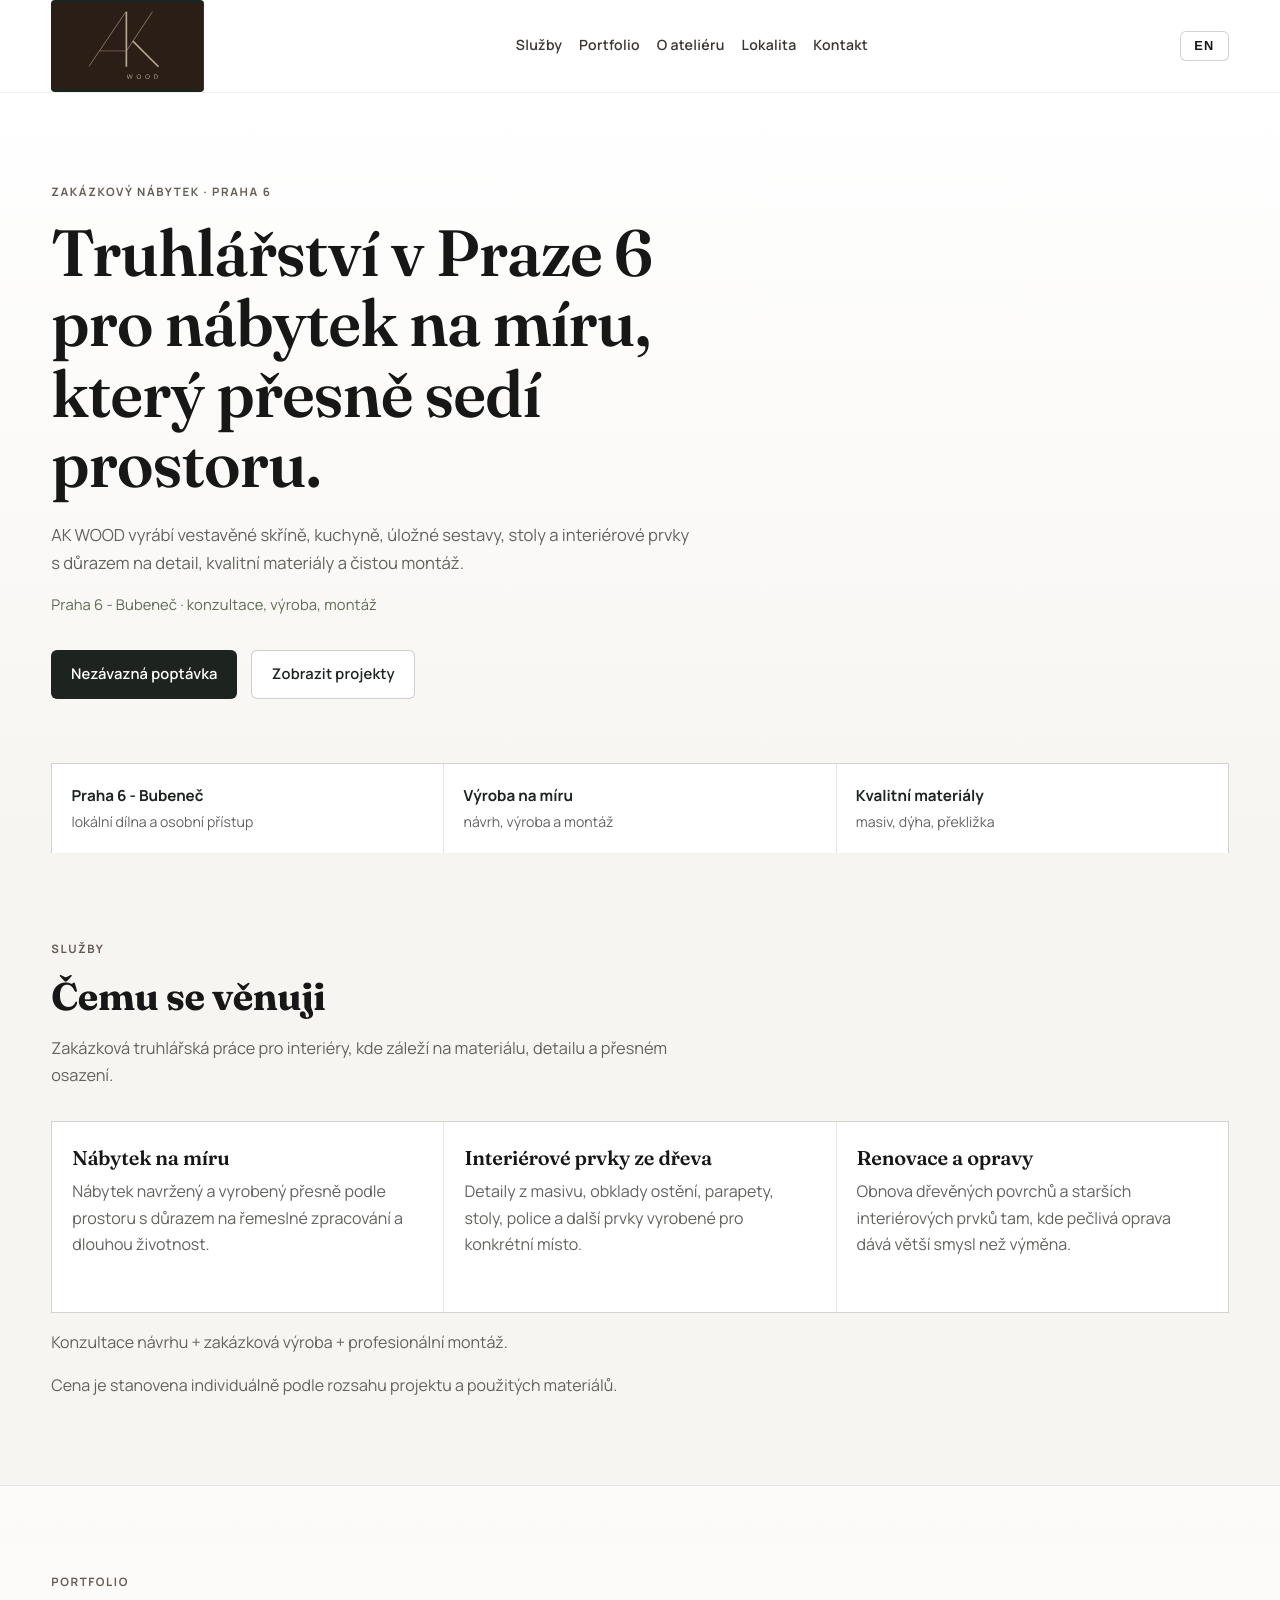
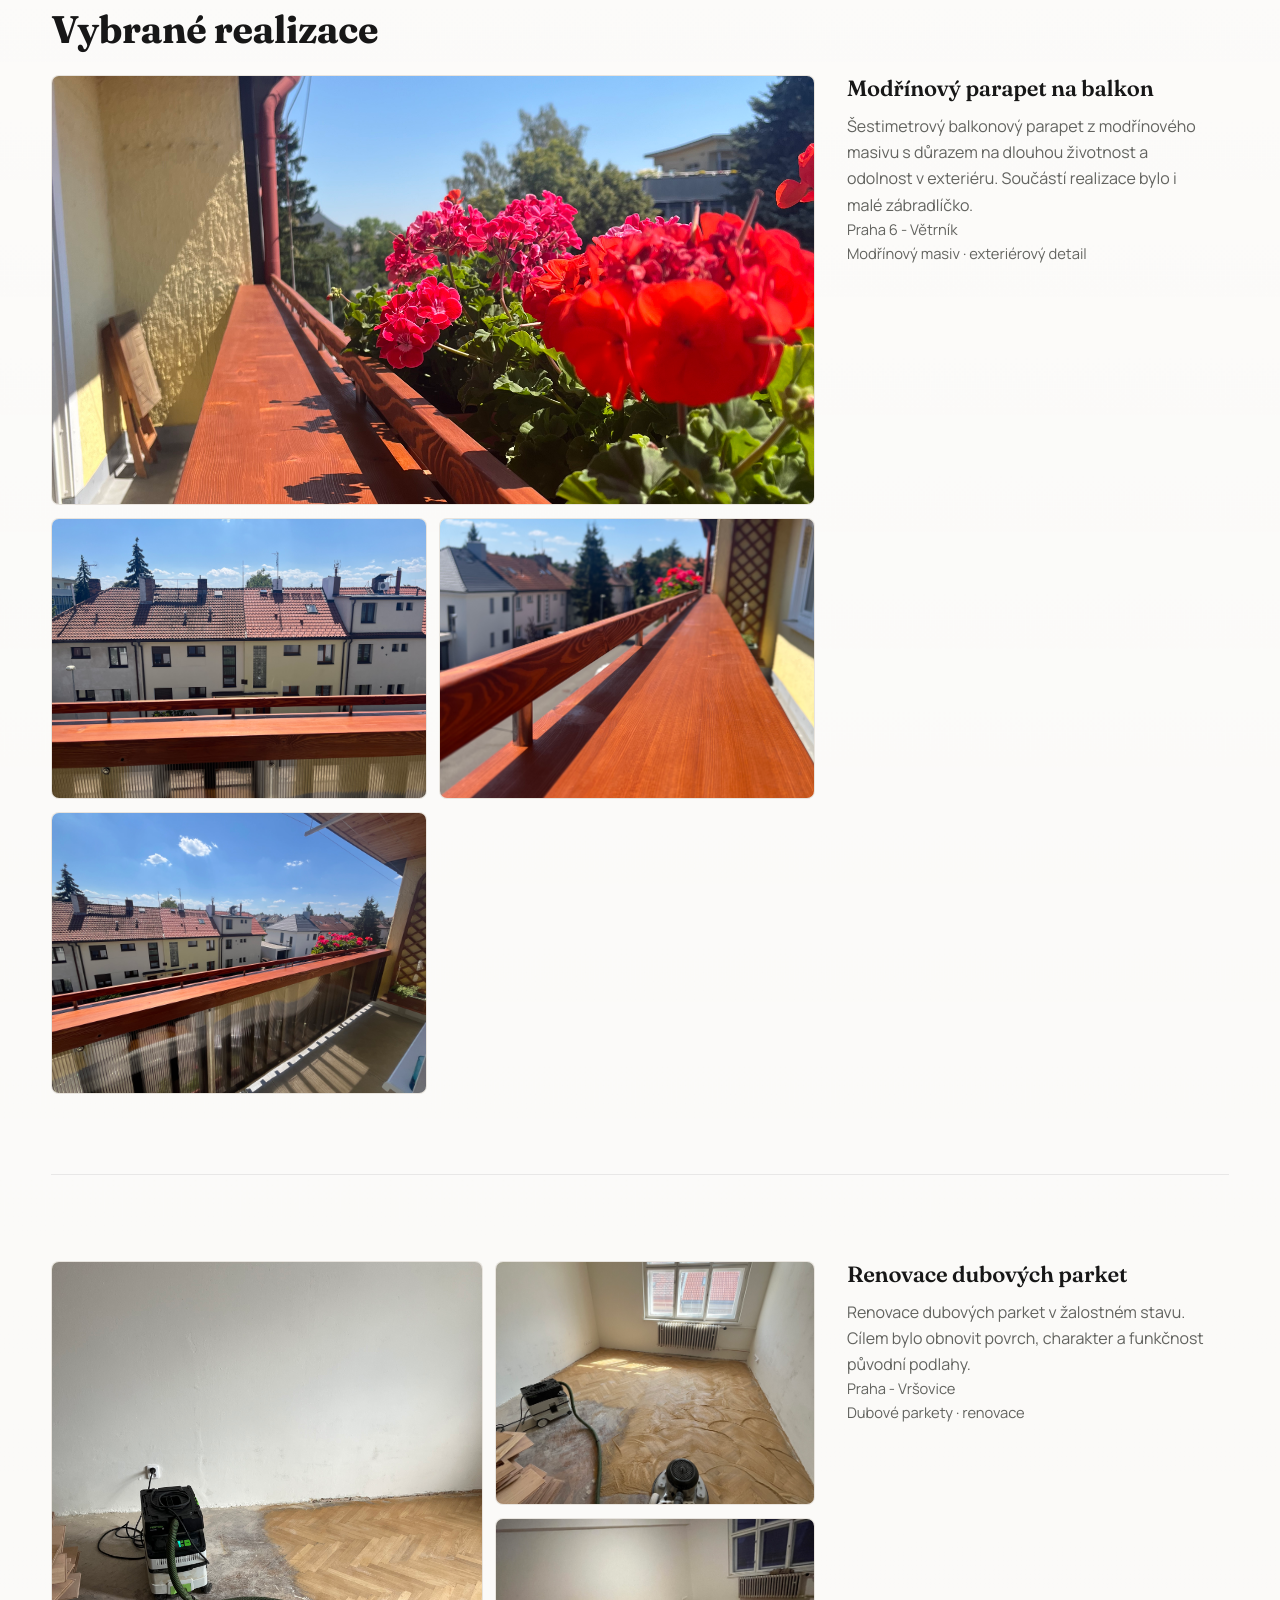
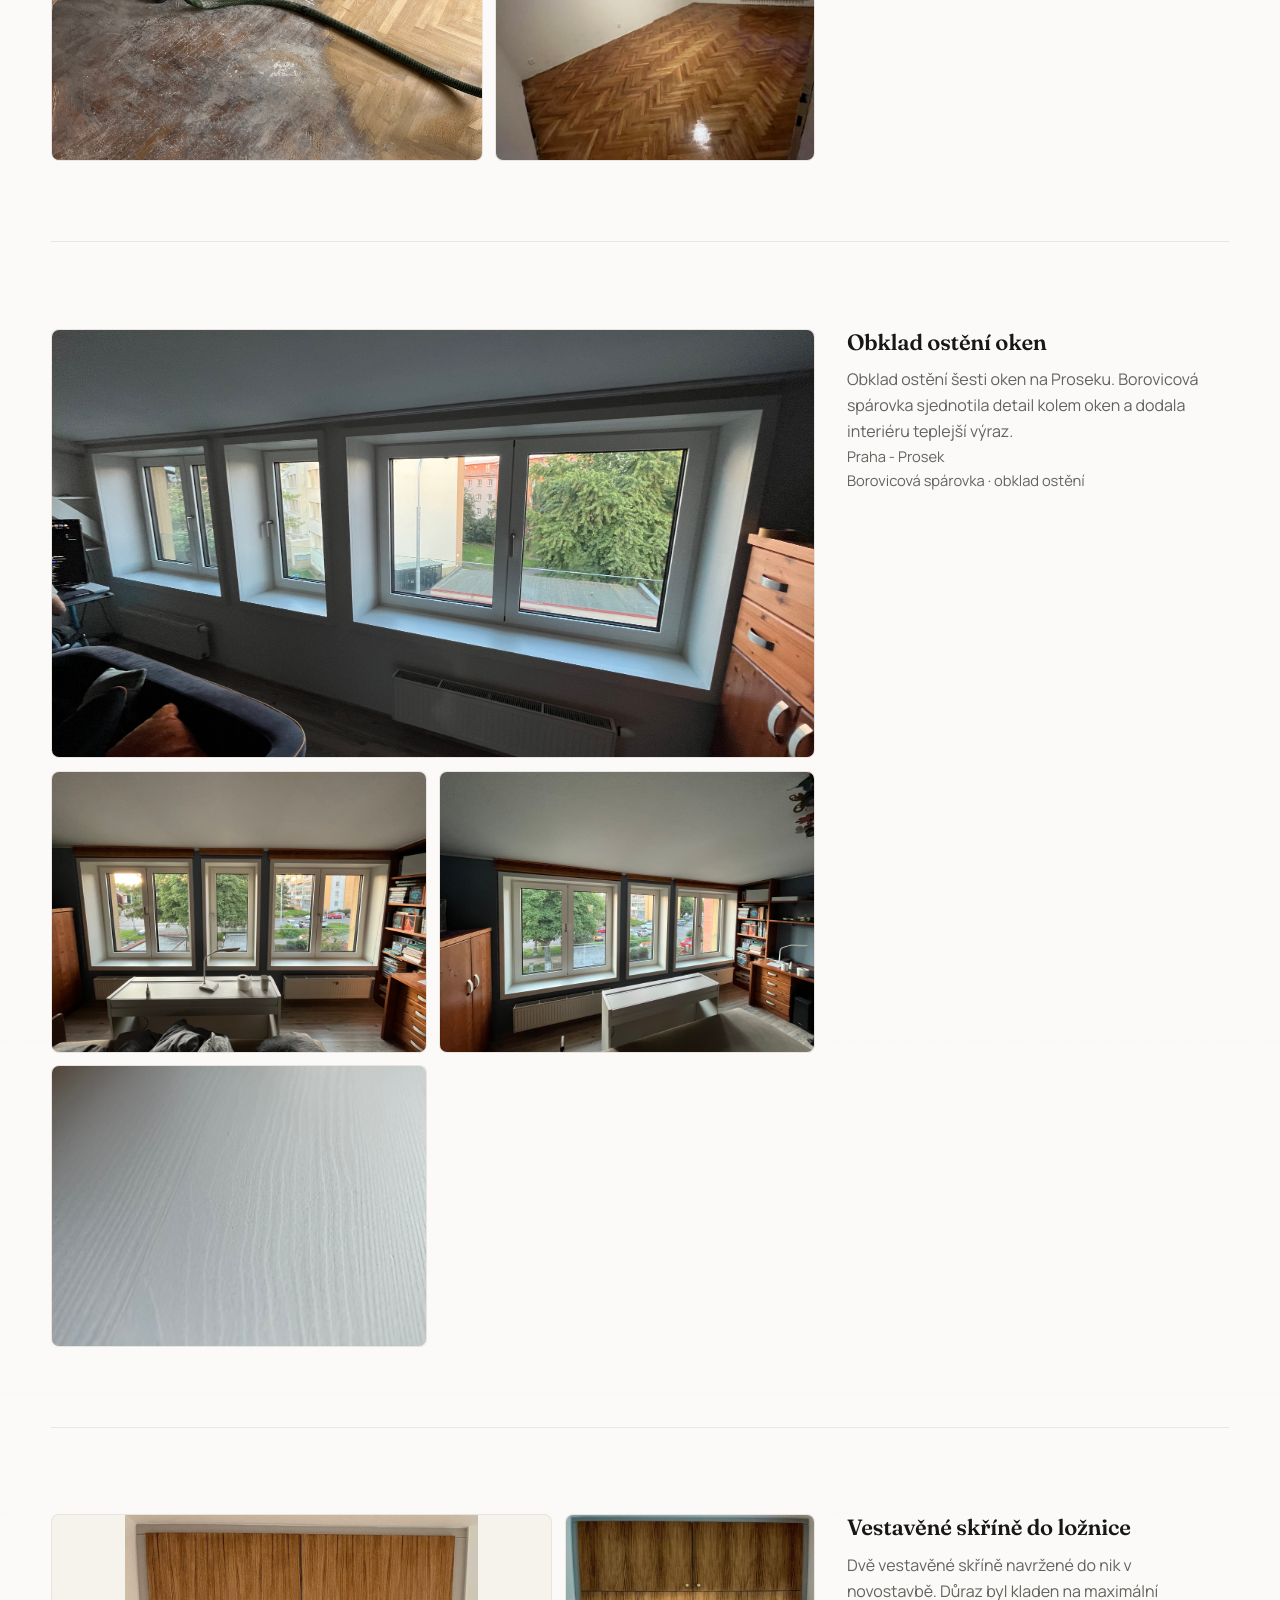
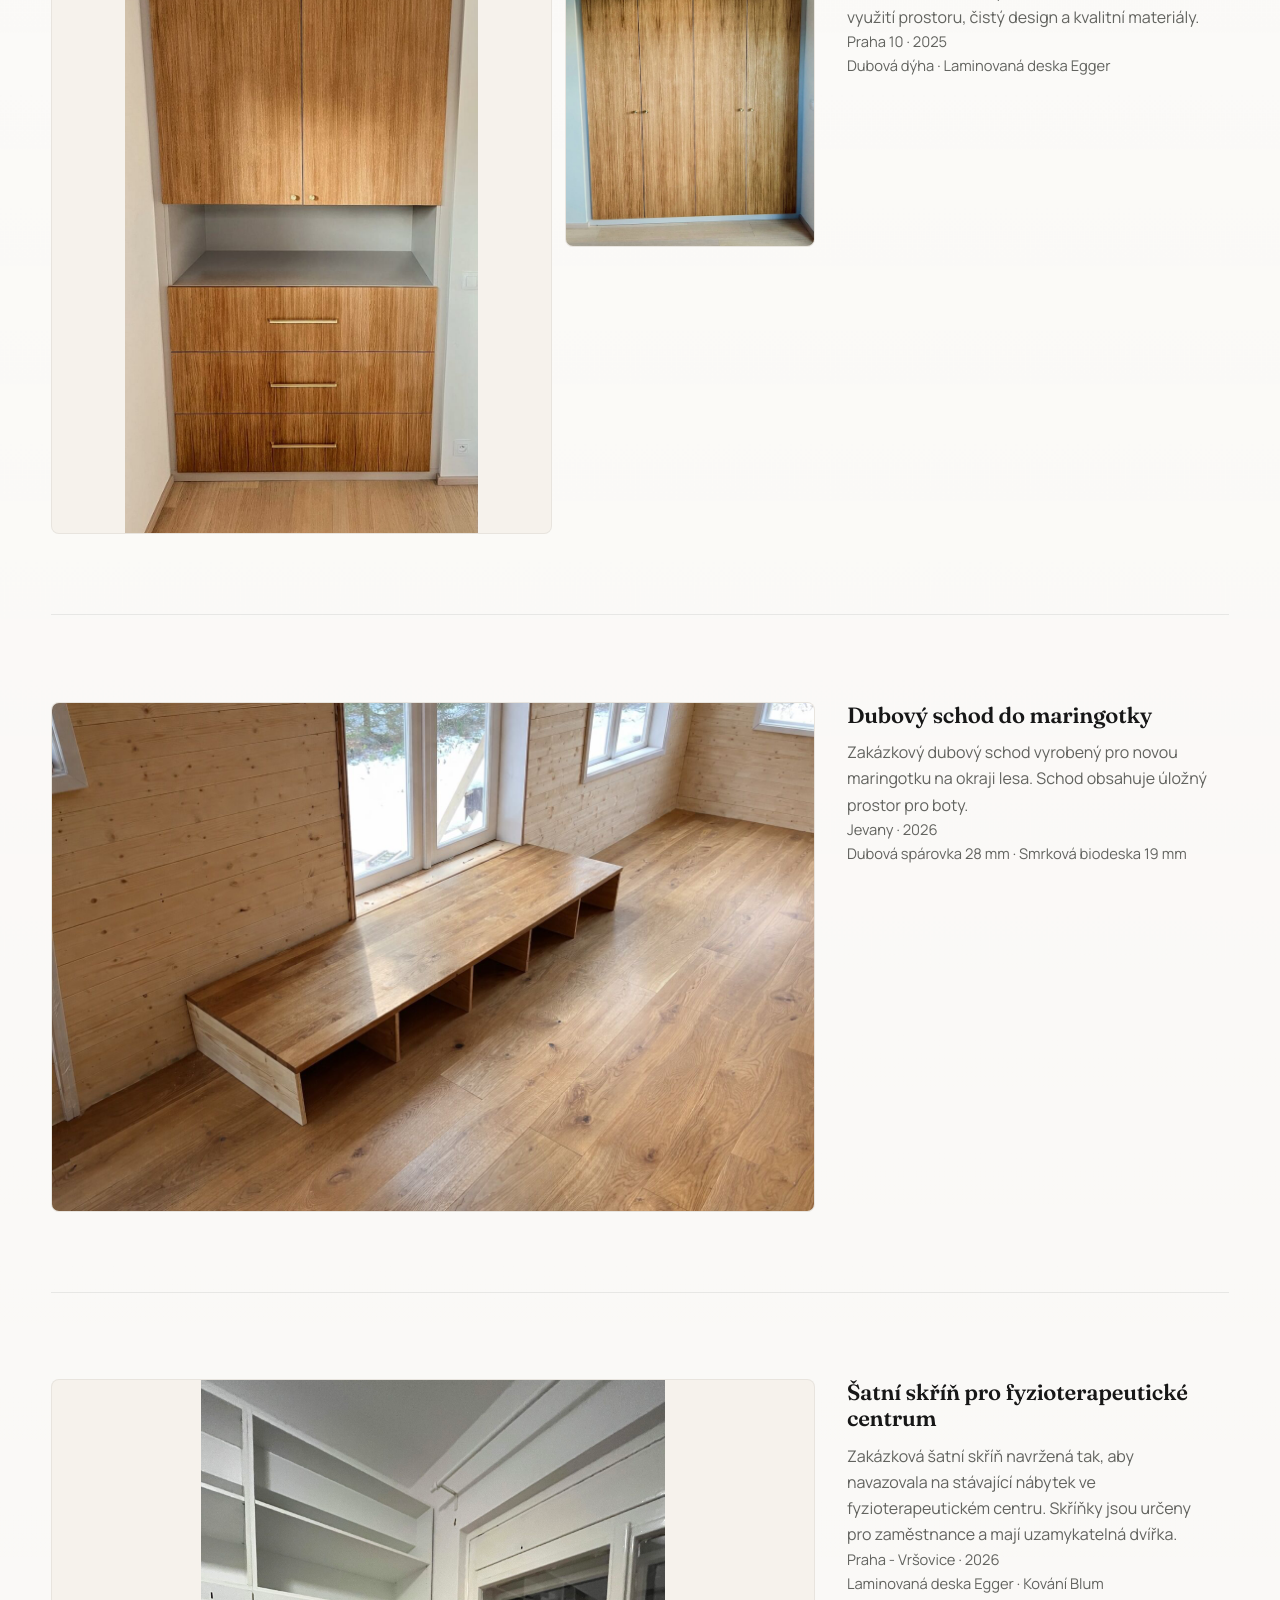
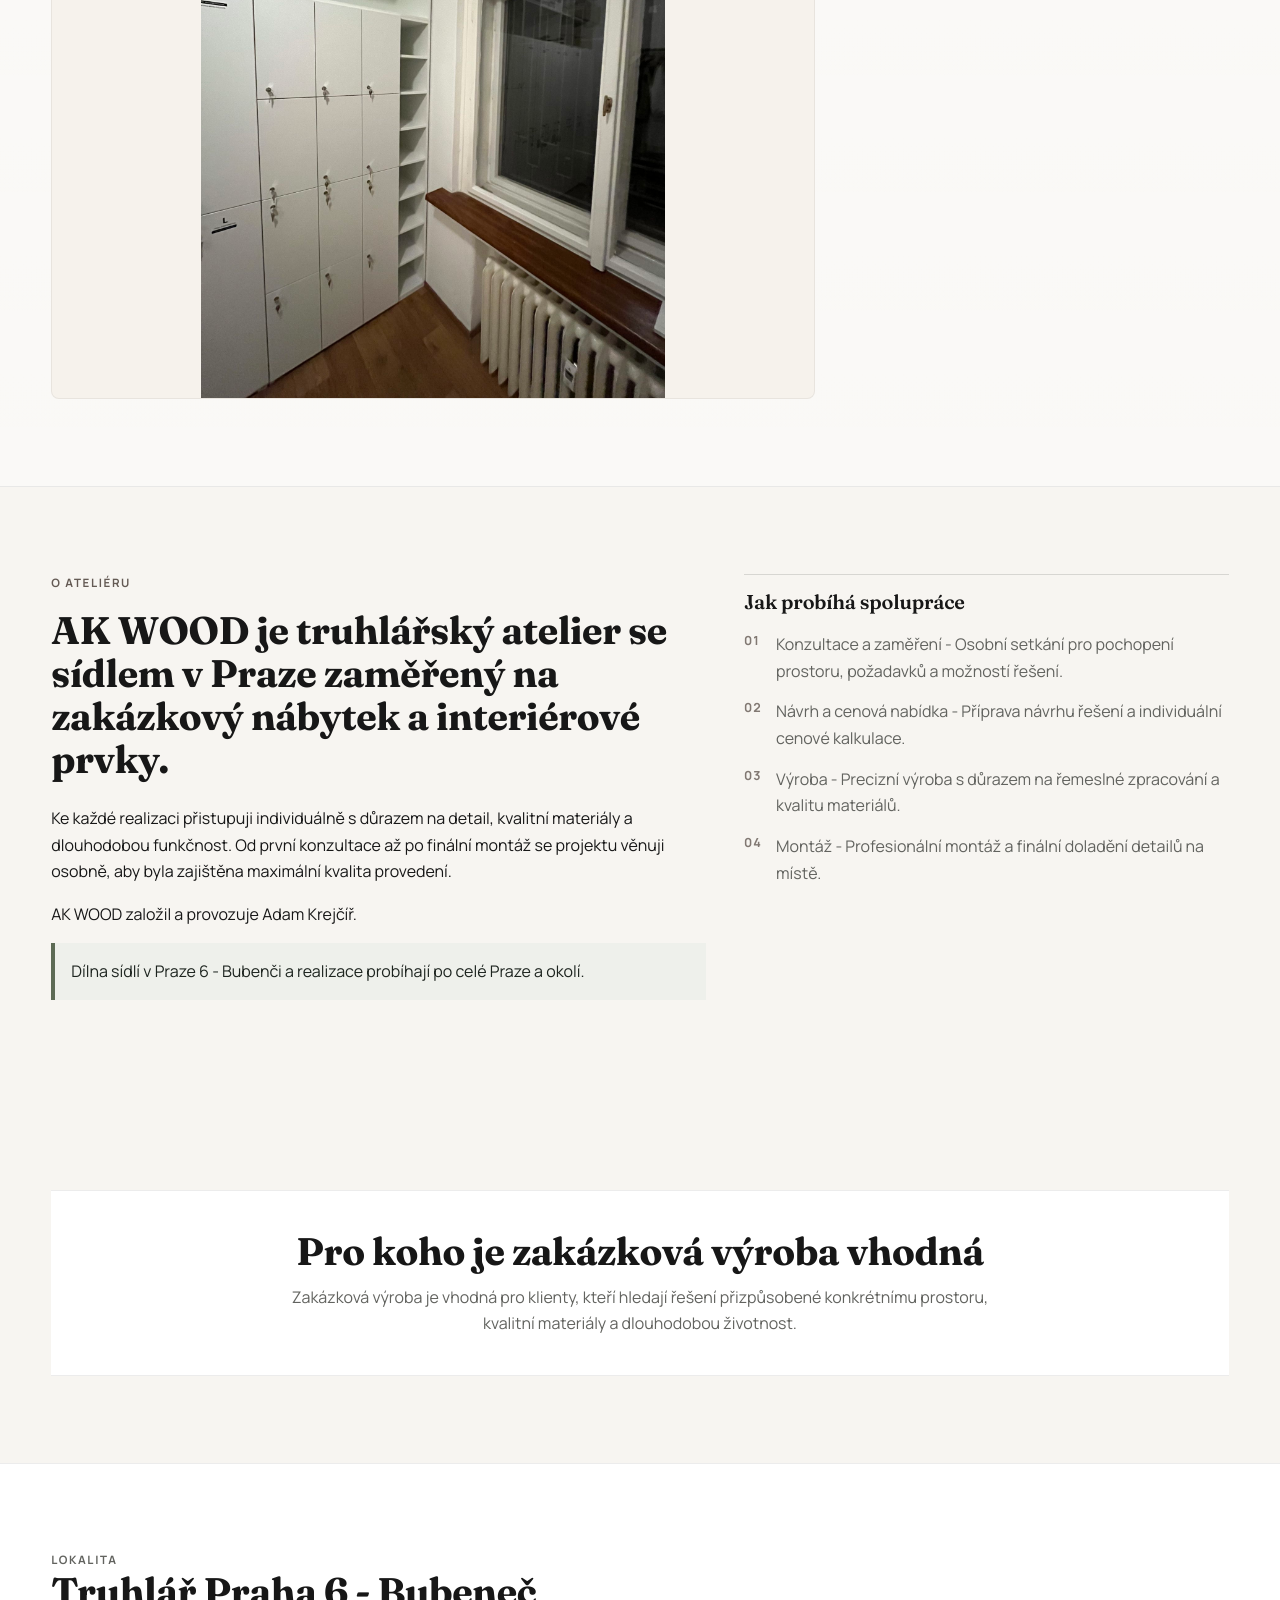
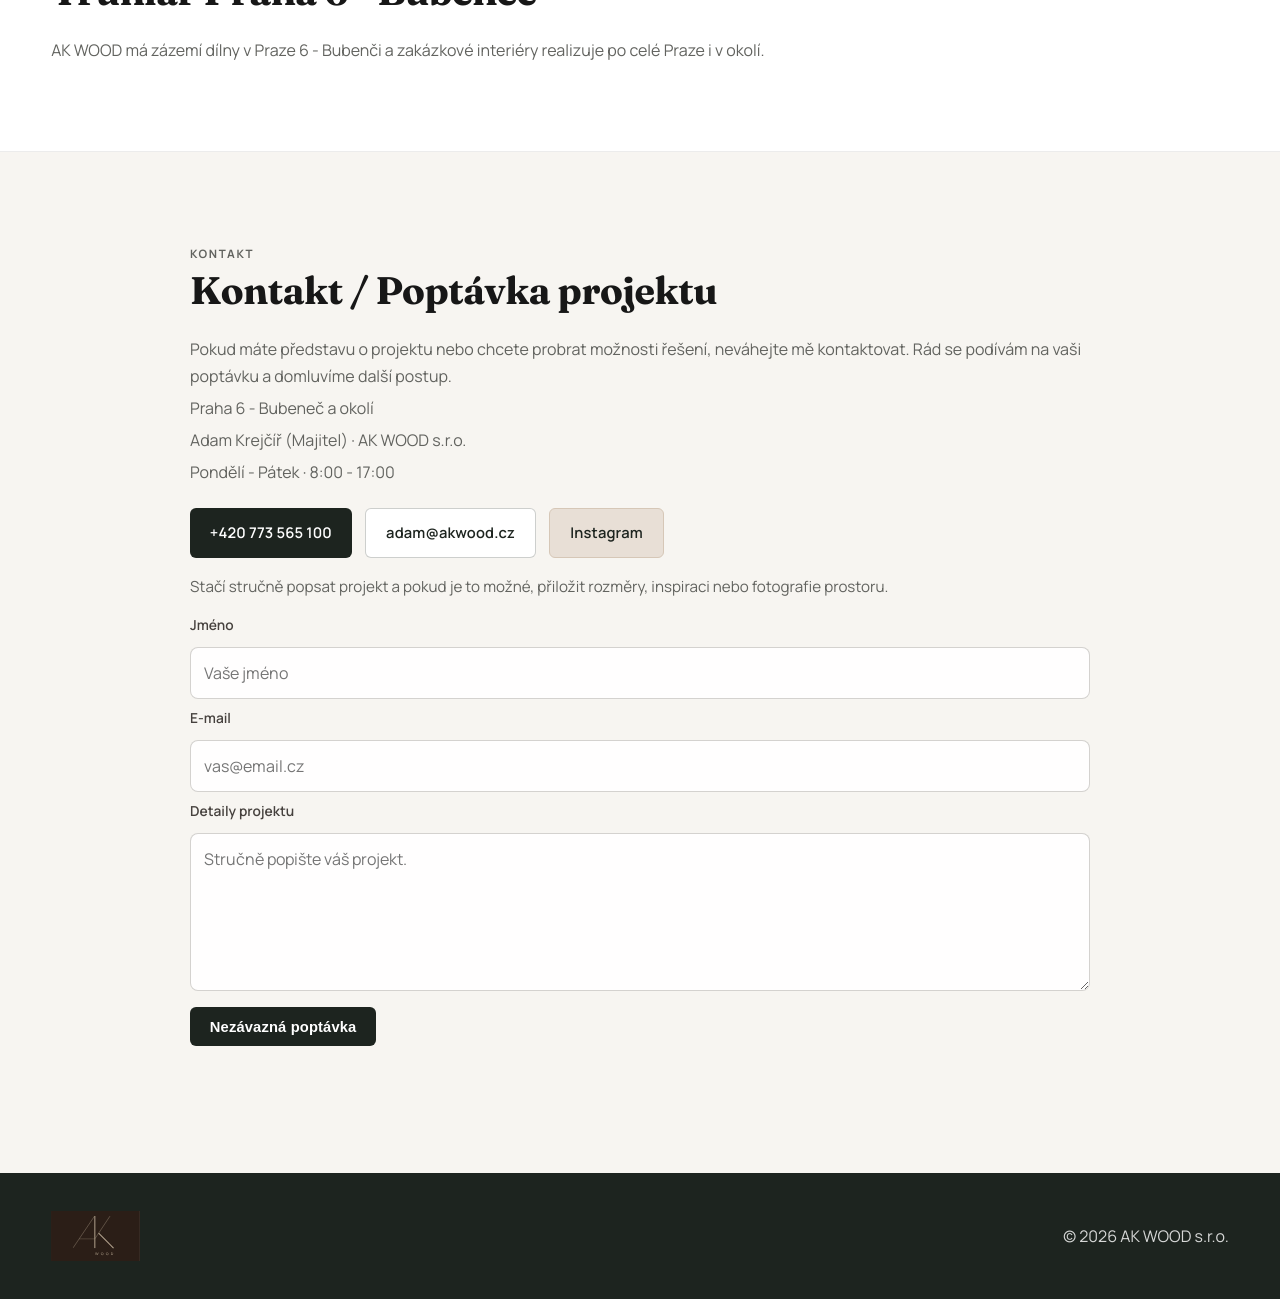
<file: index.html>
<!DOCTYPE html>
<html lang="cs">
  <head>
    <meta charset="UTF-8" />
    <meta name="viewport" content="width=device-width, initial-scale=1.0" />
    <meta
      name="description"
      content="AK WOOD je truhlářství v Praze 6 - Bubenči. Vyrábíme zakázkový nábytek, vestavěné skříně, kuchyně a interiérové prvky na míru."
    />
    <title>AK WOOD - truhlář Praha 6 | zakázkový nábytek na míru</title>
    <link rel="icon" href="/assets/favicon.svg" />
    <script type="application/ld+json">
      {
        "@context": "https://schema.org",
        "@type": "LocalBusiness",
        "name": "AK WOOD s.r.o.",
        "image": "/assets/logo/ak-wood-logo.svg",
        "url": "https://www.akwood.cz",
        "telephone": "+420773565100",
        "email": "adam@akwood.cz",
        "address": {
          "@type": "PostalAddress",
          "streetAddress": "Praha 6 - Bubeneč",
          "addressLocality": "Praha",
          "addressRegion": "Praha 6",
          "addressCountry": "CZ"
        },
        "areaServed": ["Praha 6", "Bubeneč", "Praha", "Středočeský kraj"],
        "priceRange": "$$",
        "founder": {
          "@type": "Person",
          "name": "Adam Krejčíř"
        },
        "sameAs": ["https://www.instagram.com/akwood.cz/"]
      }
    </script>
    <link rel="stylesheet" href="styles.css?v=20260920-portfolio" />
  </head>
  <body>
    <header class="site-header">
      <div class="container nav-wrap">
        <a class="logo site-logo" href="#home" aria-label="AK WOOD home">
          <img src="assets/logo/ak-wood-logo.svg" alt="AK WOOD logo" />
        </a>
        <nav class="site-nav" aria-label="Main Navigation">
          <a href="#services" data-i18n="navServices">Services</a>
          <a href="#work" data-i18n="navWork">Portfolio</a>
          <a href="#about" data-i18n="navAbout">About</a>
          <a href="#location" data-i18n="navLocation">Location</a>
          <a href="#contact" data-i18n="navContact">Contact</a>
        </nav>
        <button id="lang-toggle" class="lang-toggle" type="button">CZ</button>
      </div>
    </header>

    <main id="home">
      <section class="hero">
        <div class="container hero-grid">
          <div>
            <p class="eyebrow" data-i18n="heroEyebrow">Custom Craftsmanship</p>
            <h1 data-i18n="heroTitle">
              Bespoke furniture atelier in Prague. Craftsmanship, precision and
              quality materials.
            </h1>
            <p class="lead" data-i18n="heroLead">
              AK WOOD is led by Adam Krejčíř. Every project is designed,
              produced and installed with care.
            </p>
            <p class="hero-practical" data-i18n="heroPractical">
              Prague and surrounding area · design consultation, production,
              installation
            </p>
            <div class="hero-actions">
              <a class="btn btn-primary" href="#contact" data-i18n="heroCta1"
                >Project Inquiry</a
              >
              <a class="btn btn-secondary" href="#work" data-i18n="heroCta2"
                >View Projects</a
              >
            </div>
          </div>
        </div>
        <div class="container proof-strip" aria-label="AK WOOD highlights">
          <div>
            <strong data-i18n="proof1Title">Praha 6 - Bubeneč</strong>
            <span data-i18n="proof1Text">local workshop and personal approach</span>
          </div>
          <div>
            <strong data-i18n="proof2Title">Made to measure</strong>
            <span data-i18n="proof2Text">design, production and installation</span>
          </div>
          <div>
            <strong data-i18n="proof3Title">Quality materials</strong>
            <span data-i18n="proof3Text">solid wood, veneer and plywood</span>
          </div>
        </div>
      </section>

      <section id="services" class="section">
        <div class="container">
          <p class="eyebrow" data-i18n="servicesEyebrow">Services</p>
          <h2 data-i18n="servicesTitle">What We Offer</h2>
          <p class="section-intro" data-i18n="servicesIntro">
            Practical custom woodworking for apartments, homes and commercial
            interiors in Prague.
          </p>
          <div class="cards">
            <article class="card">
              <h3 data-i18n="service1Title">Custom Furniture</h3>
              <p data-i18n="service1Text">
                Bespoke furniture designed and built to fit the space precisely,
                with a focus on craftsmanship, materials and long-term
                durability.
              </p>
            </article>
            <article class="card">
              <h3 data-i18n="service2Title">
                Interior woodwork
              </h3>
              <p data-i18n="service2Text">
                Solid wood details, window reveals, sills, tables, shelves and
                other interior elements made for a specific space.
              </p>
            </article>
            <article class="card">
              <h3 data-i18n="service3Title">Renovations and repairs</h3>
              <p data-i18n="service3Text">
                Restoration of wooden surfaces and older interior elements where
                careful repair makes more sense than replacement.
              </p>
            </article>
          </div>
          <p class="lead" data-i18n="servicesScope">
            Design consultation + custom production + professional installation.
          </p>
          <p class="lead" data-i18n="servicesPricing">
            Custom quote based on project scope and materials.
          </p>
        </div>
      </section>

      <section id="work" class="section section-alt">
        <div class="container">
          <p class="eyebrow" data-i18n="workEyebrow">Selected Work</p>
          <h2 data-i18n="workTitle">Portfolio Projects</h2>
          <div class="project-grid">
            <article class="project">
              <div class="project-media project-media--gallery project-media--quad">
                <img
                  class="project-photo"
                  src="assets/portfolio/Parapet_1.jpeg"
                  alt="Modřínový balkonový parapet se zábradlíčkem, Praha 6 Větrník"
                  onerror="this.closest('.project-media').classList.add('is-missing'); this.remove();"
                />
                <img
                  class="project-photo"
                  src="assets/portfolio/Parapet_2.jpeg"
                  alt="Detail modřínového parapetu na balkoně"
                  loading="lazy"
                  onerror="this.closest('.project-media').classList.add('is-missing'); this.remove();"
                />
                <img
                  class="project-photo"
                  src="assets/portfolio/Parapet_3.jpeg"
                  alt="Zakázkový parapet z modřínového masivu v délce 6 metrů"
                  loading="lazy"
                  onerror="this.closest('.project-media').classList.add('is-missing'); this.remove();"
                />
                <img
                  class="project-photo"
                  src="assets/portfolio/Parapet_4.jpeg"
                  alt="Balkonový parapet s dřevěným zábradlíčkem"
                  loading="lazy"
                  onerror="this.closest('.project-media').classList.add('is-missing'); this.remove();"
                />
                <div class="project-photo-fallback" aria-hidden="true">
                  Portfolio image unavailable
                </div>
              </div>
              <div class="project-body">
                <p class="project-label" data-i18n="project4Label">Project 01</p>
                <h3 data-i18n="project4Title">Larch balcony sill</h3>
                <p data-i18n="project4Text">
                  Six-meter balcony sill made from solid larch with a focus on
                  durability and weather resistance, including a small protective
                  railing detail.
                </p>
                <p class="project-meta" data-i18n="project4Meta">
                  Prague 6 - Větrník<br />
                  Solid larch · exterior detail
                </p>
              </div>
            </article>
            <article class="project">
              <div class="project-media project-media--gallery project-media--triple">
                <img
                  class="project-photo"
                  src="assets/portfolio/Parkety_1.jpeg"
                  alt="Renovace dubových parket ve Vršovicích před a po opravě"
                  loading="lazy"
                  onerror="this.closest('.project-media').classList.add('is-missing'); this.remove();"
                />
                <img
                  class="project-photo"
                  src="assets/portfolio/Parkety_2.jpeg"
                  alt="Broušení a renovace starých dubových parket"
                  loading="lazy"
                  onerror="this.closest('.project-media').classList.add('is-missing'); this.remove();"
                />
                <img
                  class="project-photo"
                  src="assets/portfolio/Parkety_3.jpeg"
                  alt="Obnovené dubové parkety po renovaci"
                  loading="lazy"
                  onerror="this.closest('.project-media').classList.add('is-missing'); this.remove();"
                />
                <div class="project-photo-fallback" aria-hidden="true">
                  Portfolio image unavailable
                </div>
              </div>
              <div class="project-body">
                <p class="project-label" data-i18n="project5Label">Project 02</p>
                <h3 data-i18n="project5Title">Oak parquet renovation</h3>
                <p data-i18n="project5Text">
                  Renovation of oak parquet flooring in very poor condition. The
                  work restored the surface, character and usability of the
                  original floor.
                </p>
                <p class="project-meta" data-i18n="project5Meta">
                  Prague - Vršovice<br />
                  Oak parquet · renovation
                </p>
              </div>
            </article>
            <article class="project">
              <div class="project-media project-media--gallery project-media--quad">
                <img
                  class="project-photo"
                  src="assets/portfolio/osteni_1.jpeg"
                  alt="Dřevěný obklad ostění okna z borovicové spárovky na Proseku"
                  loading="lazy"
                  onerror="this.closest('.project-media').classList.add('is-missing'); this.remove();"
                />
                <img
                  class="project-photo"
                  src="assets/portfolio/osteni_2.jpeg"
                  alt="Detail obkladu ostění okna z borovicové spárovky"
                  loading="lazy"
                  onerror="this.closest('.project-media').classList.add('is-missing'); this.remove();"
                />
                <img
                  class="project-photo"
                  src="assets/portfolio/osteni_3.jpeg"
                  alt="Obklad ostění šesti oken v interiéru na Proseku"
                  loading="lazy"
                  onerror="this.closest('.project-media').classList.add('is-missing'); this.remove();"
                />
                <img
                  class="project-photo"
                  src="assets/portfolio/osteni_4.jpeg"
                  alt="Borovicová spárovka použitá na obklad ostění"
                  loading="lazy"
                  onerror="this.closest('.project-media').classList.add('is-missing'); this.remove();"
                />
                <div class="project-photo-fallback" aria-hidden="true">
                  Portfolio image unavailable
                </div>
              </div>
              <div class="project-body">
                <p class="project-label" data-i18n="project6Label">Project 03</p>
                <h3 data-i18n="project6Title">Window reveal cladding</h3>
                <p data-i18n="project6Text">
                  Cladding for six window reveals, made from pine finger-jointed
                  board to create a cleaner and warmer interior detail.
                </p>
                <p class="project-meta" data-i18n="project6Meta">
                  Prague - Prosek<br />
                  Pine finger-jointed board · interior cladding
                </p>
              </div>
            </article>
            <article class="project">
              <div class="project-media project-media--double">
                <img
                  class="project-photo"
                  src="assets/portfolio/wardrobe-bedroom-1.jpg"
                  alt="Vestavěná skříň do ložnice – dubová dýha, Praha"
                  onerror="this.closest('.project-media').classList.add('is-missing'); this.remove();"
                />
                <img
                  class="project-photo"
                  src="assets/portfolio/wardrobe-bedroom-2.jpg"
                  alt="Vestavěné skříně do ložnice – detail zakázkového provedení"
                  onerror="this.closest('.project-media').classList.add('is-missing'); this.remove();"
                />
                <div class="project-photo-fallback" aria-hidden="true">
                  Portfolio image unavailable
                </div>
              </div>
              <div class="project-body">
                <p class="project-label" data-i18n="project1Label">Project 04</p>
                <h3 data-i18n="project1Title">Built-in Bedroom Wardrobes</h3>
                <p data-i18n="project1Text">
                  Two built-in wardrobes designed for niches in a newly built
                  apartment. The project focused on efficient use of space, clean
                  design and quality materials.
                </p>
                <p class="project-meta" data-i18n="project1Meta">
                  Prague 10 · 2025<br />
                  Oak veneer · Egger laminated board
                </p>
              </div>
            </article>
            <article class="project">
              <div class="project-media">
                <img
                  class="project-photo"
                  src="assets/portfolio/tomas_schod.jpg"
                  alt="Dubový schod do maringotky – zakázková výroba"
                  loading="lazy"
                  onerror="this.closest('.project-media').classList.add('is-missing'); this.remove();"
                />
                <div class="project-photo-fallback" aria-hidden="true">
                  Portfolio image unavailable
                </div>
              </div>
              <div class="project-body">
                <p class="project-label" data-i18n="project2Label">Project 05</p>
                <h3 data-i18n="project2Title">Oak Step for a Tiny House</h3>
                <p data-i18n="project2Text">
                  Custom oak step built for a newly installed tiny house located
                  on the edge of a forest. The step includes integrated storage
                  space for shoes.
                </p>
                <p class="project-meta" data-i18n="project2Meta">
                  Jevany · 2026<br />
                  Solid oak panel 28 mm · Spruce bioboard 19 mm
                </p>
              </div>
            </article>
            <article class="project">
              <div class="project-media">
                <img
                  class="project-photo"
                  src="assets/portfolio/CKP-1.jpg"
                  alt="Šatní skříň pro fyzioterapeutické centrum – lamino Egger"
                  loading="lazy"
                  onerror="this.closest('.project-media').classList.add('is-missing'); this.remove();"
                />
                <div class="project-photo-fallback" aria-hidden="true">
                  Portfolio image unavailable
                </div>
              </div>
              <div class="project-body">
                <p class="project-label" data-i18n="project3Label">Project 06</p>
                <h3 data-i18n="project3Title">
                  Staff Wardrobe for Physiotherapy Center
                </h3>
                <p data-i18n="project3Text">
                  Custom wardrobe designed to match the existing furniture in a
                  physiotherapy center. The lockers are intended for staff and
                  include lockable doors.
                </p>
                <p class="project-meta" data-i18n="project3Meta">
                  Prague - Vršovice · 2026<br />
                  Egger laminated board · Blum hardware
                </p>
              </div>
            </article>
          </div>
        </div>
      </section>

      <section id="about" class="section">
        <div class="container split">
          <div>
            <p class="eyebrow" data-i18n="aboutEyebrow">About AK WOOD</p>
            <h2 data-i18n="aboutTitle">
              AK WOOD is a custom woodworking atelier based in Prague.
            </h2>
            <p data-i18n="aboutText">
              Each project is approached individually with attention to detail,
              materials and long-term functionality. From the first
              consultation to the final installation, Adam Krejčíř handles the
              work personally to ensure quality and precision.
            </p>
            <p data-i18n="aboutFounder">
              AK WOOD is founded and operated by Adam Krejčíř.
            </p>
            <p class="local-note" data-i18n="aboutLocal">
              The workshop is based in Praha 6 - Bubeneč, with projects across
              Prague and nearby areas.
            </p>
          </div>
          <div class="process">
            <h3 data-i18n="processTitle">Our Process</h3>
            <ol>
              <li data-i18n="process1">Consultation and measurements</li>
              <li data-i18n="process2">
                Design and quotation
              </li>
              <li data-i18n="process3">
                Production
              </li>
              <li data-i18n="process4">Installation</li>
            </ol>
          </div>
        </div>
      </section>

      <section class="section qualification">
        <div class="container">
          <h2 data-i18n="fitTitle">Who custom production is for</h2>
          <p data-i18n="fitText">
            Custom production is ideal for clients looking for furniture
            tailored to a specific space, quality materials and long-term
            durability.
          </p>
        </div>
      </section>

      <section id="location" class="section location">
        <div class="container">
          <div>
            <p class="eyebrow" data-i18n="locationEyebrow">Location</p>
            <h2 data-i18n="locationTitle">Truhlářství Praha 6 - Bubeneč</h2>
            <p data-i18n="locationText">
              AK WOOD has its workshop base in Praha 6 - Bubeneč and works on
              custom interiors across Prague and nearby areas.
            </p>
          </div>
        </div>
      </section>

      <section id="contact" class="section contact">
        <div class="container">
          <p class="eyebrow" data-i18n="contactEyebrow">Contact</p>
          <h2 data-i18n="contactTitle">Contact / Project Inquiry</h2>
          <p data-i18n="contactText">
            If you have an idea for a project or would like to discuss
            possibilities, feel free to get in touch.
          </p>
          <p data-i18n="contactCity">Prague and surrounding area</p>
          <p data-i18n="contactPerson">
            Adam Krejčíř (Majitel / Owner) · AK WOOD s.r.o.
          </p>
          <p data-i18n="contactHours">Monday - Friday · 8:00 - 17:00</p>
          <div class="hero-actions contact-actions">
            <a class="btn btn-primary" href="tel:+420773565100"
              >+420 773 565 100</a
            >
            <a class="btn btn-secondary" href="mailto:adam@akwood.cz"
              >adam@akwood.cz</a
            >
            <a
              class="btn btn-secondary btn-instagram"
              href="https://www.instagram.com/akwood.cz/"
              target="_blank"
              rel="noopener noreferrer"
              >Instagram</a
            >
          </div>
          <p class="contact-helper" data-i18n="contactHelper">
            Briefly describe your project and, if possible, include dimensions,
            inspiration or photos of the space.
          </p>
          <form id="contact-form" class="contact-form" novalidate>
            <label for="name" data-i18n="formNameLabel">Name</label>
            <input id="name" name="name" type="text" required data-i18n-placeholder="formNamePlaceholder" placeholder="Your name" />

            <label for="email" data-i18n="formEmailLabel">Email</label>
            <input id="email" name="email" type="email" required data-i18n-placeholder="formEmailPlaceholder" placeholder="you@example.com" />

            <label for="details" data-i18n="formDetailsLabel">Project details</label>
            <textarea id="details" name="details" rows="5" required data-i18n-placeholder="formDetailsPlaceholder" placeholder="Briefly describe your project."></textarea>

            <button class="btn btn-primary" type="submit" data-i18n="formSubmit">Project inquiry</button>
            <p id="form-message" class="form-message" aria-live="polite"></p>
          </form>
        </div>
      </section>
    </main>

    <footer class="site-footer">
      <div class="container">
        <a class="footer-logo" href="#home" aria-label="AK WOOD home">
          <img src="assets/logo/ak-wood-logo.svg" alt="AK WOOD logo" />
        </a>
        <p data-i18n="footerText">
          &copy; 2026 AK WOOD s.r.o.
        </p>
      </div>
    </footer>
    <div id="lightbox" aria-modal="true" role="dialog" aria-label="Project gallery">
      <button id="lightbox-close" class="lightbox-close" type="button" aria-label="Close gallery">
        ×
      </button>
      <button id="lightbox-prev" class="lightbox-nav lightbox-prev" type="button" aria-label="Previous photo">
        ‹
      </button>
      <figure class="lightbox-figure">
        <img id="lightbox-img" alt="Expanded project preview" />
        <figcaption id="lightbox-caption"></figcaption>
      </figure>
      <button id="lightbox-next" class="lightbox-nav lightbox-next" type="button" aria-label="Next photo">
        ›
      </button>
    </div>
    <script>
      const translations = {
        en: {
          pageTitle: "AK WOOD - carpenter Prague 6 | custom furniture",
          navServices: "Services",
          navWork: "Portfolio",
          navAbout: "About",
          navLocation: "Location",
          navContact: "Contact",
          heroEyebrow: "Custom furniture · Prague 6",
          heroTitle:
            "Custom woodworking atelier in Prague 6 for furniture made precisely to fit.",
          heroLead:
            "AK WOOD creates built-in wardrobes, kitchens, storage, tables and interior elements with a focus on detail, durable materials and clean installation.",
          heroPractical:
            "Praha 6 - Bubeneč · consultation, production, installation",
          heroCta1: "Project inquiry",
          heroCta2: "View projects",
          proof1Title: "Praha 6 - Bubeneč",
          proof1Text: "local workshop and personal approach",
          proof2Title: "Made to measure",
          proof2Text: "design, production and installation",
          proof3Title: "Quality materials",
          proof3Text: "solid wood, veneer and plywood",
          servicesEyebrow: "Services",
          servicesTitle: "What I Make",
          servicesIntro:
            "Focused custom woodworking for interiors where material, detail and fit matter.",
          service1Title: "Custom furniture",
          service1Text:
            "Bespoke furniture designed and built to fit the space precisely, with a focus on craftsmanship and long-term durability.",
          service2Title: "Interior woodwork",
          service2Text:
            "Solid wood details, window reveals, sills, tables, shelves and other interior elements made for a specific space.",
          service3Title: "Renovations and repairs",
          service3Text:
            "Restoration of wooden surfaces and older interior elements where careful repair makes more sense than replacement.",
          servicesScope:
            "Design consultation + custom production + professional installation.",
          servicesPricing:
            "Custom quote based on project scope and materials.",
          workEyebrow: "Portfolio",
          workTitle: "Selected Projects",
          project4Label: "Project 01",
          project4Title: "Larch balcony sill",
          project4Text:
            "Six-meter balcony sill made from solid larch with a focus on durability and weather resistance, including a small protective railing detail.",
          project4Meta:
            "Prague 6 - Větrník<br />Solid larch · exterior detail",
          project5Label: "Project 02",
          project5Title: "Oak parquet renovation",
          project5Text:
            "Renovation of oak parquet flooring in very poor condition. The work restored the surface, character and usability of the original floor.",
          project5Meta:
            "Prague - Vršovice<br />Oak parquet · renovation",
          project6Label: "Project 03",
          project6Title: "Window reveal cladding",
          project6Text:
            "Cladding for six window reveals, made from pine finger-jointed board to create a cleaner and warmer interior detail.",
          project6Meta:
            "Prague - Prosek<br />Pine finger-jointed board · interior cladding",
          project1Label: "Project 04",
          project1Title: "Built-in Bedroom Wardrobes",
          project1Text:
            "Two built-in wardrobes designed for niches in a newly built apartment. The project focused on efficient use of space, clean design and quality materials.",
          project1Meta:
            "Prague 10 · 2025<br />Oak veneer · Egger laminated board",
          project2Title: "Oak Step for a Tiny House",
          project2Label: "Project 05",
          project2Text:
            "Custom oak step built for a newly installed tiny house located on the edge of a forest. The step includes integrated storage space for shoes.",
          project2Meta:
            "Jevany · 2026<br />Solid oak panel 28 mm · Spruce bioboard 19 mm",
          project3Title: "Staff Wardrobe for Physiotherapy Center",
          project3Label: "Project 06",
          project3Text:
            "Custom wardrobe designed to match the existing furniture in a physiotherapy center. The lockers are intended for staff and include lockable doors.",
          project3Meta:
            "Prague - Vršovice · 2026<br />Egger laminated board · Blum hardware",
          aboutEyebrow: "About",
          aboutTitle:
            "AK WOOD is a custom woodworking atelier based in Prague focused on bespoke furniture and interior elements.",
          aboutText:
            "Each project is approached individually with attention to detail, materials and long-term functionality. From the first consultation to the final installation, the work is handled personally by Adam Krejčíř to ensure quality and precision.",
          aboutFounder: "AK WOOD is founded and operated by Adam Krejčíř.",
          aboutLocal:
            "The workshop is based in Praha 6 - Bubeneč, with projects across Prague and nearby areas.",
          processTitle: "How the collaboration works",
          process1:
            "Consultation and measurement - Initial meeting to understand the space, requirements and possibilities of the project.",
          process2:
            "Design and quotation - Preparation of a proposal and a custom price estimate based on the project scope.",
          process3:
            "Production - Precise production with emphasis on craftsmanship and material quality.",
          process4:
            "Installation - Professional installation and final adjustments directly on site.",
          fitTitle: "Who custom production is for",
          fitText:
            "Custom production is ideal for clients looking for furniture tailored to a specific space, quality materials and long-term durability.",
          locationEyebrow: "Location",
          locationTitle: "Woodworking atelier in Praha 6 - Bubeneč",
          locationText:
            "AK WOOD has its workshop base in Praha 6 - Bubeneč and works on custom interiors across Prague and nearby areas.",
          contactEyebrow: "Contact",
          contactTitle: "Contact / Project Inquiry",
          contactText:
            "If you have an idea for a project or would like to discuss possibilities, feel free to get in touch. I will be happy to review your request and discuss the next steps.",
          contactCity: "Praha 6 - Bubeneč and surrounding area",
          contactPerson: "Adam Krejčíř (Owner) · AK WOOD s.r.o.",
          contactHours: "Monday - Friday · 8:00 - 17:00",
          contactHelper:
            "Briefly describe your project and, if possible, include dimensions, inspiration or photos of the space.",
          formNameLabel: "Name",
          formNamePlaceholder: "Your name",
          formEmailLabel: "Email",
          formEmailPlaceholder: "you@example.com",
          formDetailsLabel: "Project details",
          formDetailsPlaceholder: "Briefly describe your project.",
          formSubmit: "Project inquiry",
          formSuccess:
            "Your email app should open now. If it does not, write to adam@akwood.cz.",
          formError: "Please fill in all required fields correctly.",
          footerText: "\u00a9 2026 AK WOOD s.r.o."
        },
        cs: {
          pageTitle: "AK WOOD - truhlář Praha 6 | zakázkový nábytek na míru",
          navServices: "Služby",
          navWork: "Portfolio",
          navAbout: "O ateliéru",
          navLocation: "Lokalita",
          navContact: "Kontakt",
          heroEyebrow: "Zakázkový nábytek · Praha 6",
          heroTitle:
            "Truhlářství v Praze 6 pro nábytek na míru, který přesně sedí prostoru.",
          heroLead:
            "AK WOOD vyrábí vestavěné skříně, kuchyně, úložné sestavy, stoly a interiérové prvky s důrazem na detail, kvalitní materiály a čistou montáž.",
          heroPractical: "Praha 6 - Bubeneč · konzultace, výroba, montáž",
          heroCta1: "Nezávazná poptávka",
          heroCta2: "Zobrazit projekty",
          proof1Title: "Praha 6 - Bubeneč",
          proof1Text: "lokální dílna a osobní přístup",
          proof2Title: "Výroba na míru",
          proof2Text: "návrh, výroba a montáž",
          proof3Title: "Kvalitní materiály",
          proof3Text: "masiv, dýha, překližka",
          servicesEyebrow: "Služby",
          servicesTitle: "Čemu se věnuji",
          servicesIntro:
            "Zakázková truhlářská práce pro interiéry, kde záleží na materiálu, detailu a přesném osazení.",
          service1Title: "Nábytek na míru",
          service1Text:
            "Nábytek navržený a vyrobený přesně podle prostoru s důrazem na řemeslné zpracování a dlouhou životnost.",
          service2Title: "Interiérové prvky ze dřeva",
          service2Text:
            "Detaily z masivu, obklady ostění, parapety, stoly, police a další prvky vyrobené pro konkrétní místo.",
          service3Title: "Renovace a opravy",
          service3Text:
            "Obnova dřevěných povrchů a starších interiérových prvků tam, kde pečlivá oprava dává větší smysl než výměna.",
          servicesScope:
            "Konzultace návrhu + zakázková výroba + profesionální montáž.",
          servicesPricing:
            "Cena je stanovena individuálně podle rozsahu projektu a použitých materiálů.",
          workEyebrow: "Portfolio",
          workTitle: "Vybrané realizace",
          project4Label: "Realizace 01",
          project4Title: "Modřínový parapet na balkon",
          project4Text:
            "Šestimetrový balkonový parapet z modřínového masivu s důrazem na dlouhou životnost a odolnost v exteriéru. Součástí realizace bylo i malé zábradlíčko.",
          project4Meta:
            "Praha 6 - Větrník<br />Modřínový masiv · exteriérový detail",
          project5Label: "Realizace 02",
          project5Title: "Renovace dubových parket",
          project5Text:
            "Renovace dubových parket v žalostném stavu. Cílem bylo obnovit povrch, charakter a funkčnost původní podlahy.",
          project5Meta:
            "Praha - Vršovice<br />Dubové parkety · renovace",
          project6Label: "Realizace 03",
          project6Title: "Obklad ostění oken",
          project6Text:
            "Obklad ostění šesti oken na Proseku. Borovicová spárovka sjednotila detail kolem oken a dodala interiéru teplejší výraz.",
          project6Meta:
            "Praha - Prosek<br />Borovicová spárovka · obklad ostění",
          project1Label: "Realizace 04",
          project1Title: "Vestavěné skříně do ložnice",
          project1Text:
            "Dvě vestavěné skříně navržené do nik v novostavbě. Důraz byl kladen na maximální využití prostoru, čistý design a kvalitní materiály.",
          project1Meta:
            "Praha 10 · 2025<br />Dubová dýha · Laminovaná deska Egger",
          project2Title: "Dubový schod do maringotky",
          project2Label: "Realizace 05",
          project2Text:
            "Zakázkový dubový schod vyrobený pro novou maringotku na okraji lesa. Schod obsahuje úložný prostor pro boty.",
          project2Meta:
            "Jevany · 2026<br />Dubová spárovka 28 mm · Smrková biodeska 19 mm",
          project3Title: "Šatní skříň pro fyzioterapeutické centrum",
          project3Label: "Realizace 06",
          project3Text:
            "Zakázková šatní skříň navržená tak, aby navazovala na stávající nábytek ve fyzioterapeutickém centru. Skříňky jsou určeny pro zaměstnance a mají uzamykatelná dvířka.",
          project3Meta:
            "Praha - Vršovice · 2026<br />Laminovaná deska Egger · Kování Blum",
          aboutEyebrow: "O ateliéru",
          aboutTitle:
            "AK WOOD je truhlářský atelier se sídlem v Praze zaměřený na zakázkový nábytek a interiérové prvky.",
          aboutText:
            "Ke každé realizaci přistupuji individuálně s důrazem na detail, kvalitní materiály a dlouhodobou funkčnost. Od první konzultace až po finální montáž se projektu věnuji osobně, aby byla zajištěna maximální kvalita provedení.",
          aboutFounder: "AK WOOD založil a provozuje Adam Krejčíř.",
          aboutLocal:
            "Dílna sídlí v Praze 6 - Bubenči a realizace probíhají po celé Praze a okolí.",
          processTitle: "Jak probíhá spolupráce",
          process1:
            "Konzultace a zaměření - Osobní setkání pro pochopení prostoru, požadavků a možností řešení.",
          process2:
            "Návrh a cenová nabídka - Příprava návrhu řešení a individuální cenové kalkulace.",
          process3:
            "Výroba - Precizní výroba s důrazem na řemeslné zpracování a kvalitu materiálů.",
          process4:
            "Montáž - Profesionální montáž a finální doladění detailů na místě.",
          fitTitle: "Pro koho je zakázková výroba vhodná",
          fitText:
            "Zakázková výroba je vhodná pro klienty, kteří hledají řešení přizpůsobené konkrétnímu prostoru, kvalitní materiály a dlouhodobou životnost.",
          locationEyebrow: "Lokalita",
          locationTitle: "Truhlář Praha 6 - Bubeneč",
          locationText:
            "AK WOOD má zázemí dílny v Praze 6 - Bubenči a zakázkové interiéry realizuje po celé Praze i v okolí.",
          contactEyebrow: "Kontakt",
          contactTitle: "Kontakt / Poptávka projektu",
          contactText:
            "Pokud máte představu o projektu nebo chcete probrat možnosti řešení, neváhejte mě kontaktovat. Rád se podívám na vaši poptávku a domluvíme další postup.",
          contactCity: "Praha 6 - Bubeneč a okolí",
          contactPerson: "Adam Krejčíř (Majitel) · AK WOOD s.r.o.",
          contactHours: "Pondělí - Pátek · 8:00 - 17:00",
          contactHelper:
            "Stačí stručně popsat projekt a pokud je to možné, přiložit rozměry, inspiraci nebo fotografie prostoru.",
          formNameLabel: "Jméno",
          formNamePlaceholder: "Vaše jméno",
          formEmailLabel: "E-mail",
          formEmailPlaceholder: "vas@email.cz",
          formDetailsLabel: "Detaily projektu",
          formDetailsPlaceholder: "Stručně popište váš projekt.",
          formSubmit: "Nezávazná poptávka",
          formSuccess:
            "Měla by se otevřít vaše e-mailová aplikace. Pokud ne, napište na adam@akwood.cz.",
          formError: "Vyplňte prosím správně všechna povinná pole.",
          footerText: "\u00a9 2026 AK WOOD s.r.o."
        }
      };

      const toggleButton = document.getElementById("lang-toggle");
      const translatableNodes = document.querySelectorAll("[data-i18n]");
      const translatablePlaceholders = document.querySelectorAll(
        "[data-i18n-placeholder]"
      );
      const form = document.getElementById("contact-form");
      const formMessage = document.getElementById("form-message");
      const lightbox = document.getElementById("lightbox");
      const lightboxImage = document.getElementById("lightbox-img");
      const lightboxCaption = document.getElementById("lightbox-caption");
      const lightboxClose = document.getElementById("lightbox-close");
      const lightboxPrev = document.getElementById("lightbox-prev");
      const lightboxNext = document.getElementById("lightbox-next");
      const projectPhotos = document.querySelectorAll(".project-photo");
      let activeGallery = [];
      let activePhotoIndex = 0;

      function applyLanguage(language) {
        translatableNodes.forEach((node) => {
          const key = node.dataset.i18n;
          if (translations[language][key]) {
            if (node.classList.contains("project-meta")) {
              node.innerHTML = translations[language][key];
            } else {
              node.textContent = translations[language][key];
            }
          }
        });
        translatablePlaceholders.forEach((node) => {
          const key = node.dataset.i18nPlaceholder;
          if (translations[language][key]) {
            node.placeholder = translations[language][key];
          }
        });
        document.title = translations[language].pageTitle;
        document.documentElement.lang = language === "cs" ? "cs" : "en";
        toggleButton.textContent = language === "cs" ? "EN" : "CZ";
        localStorage.setItem("akwood-language", language);
      }

      const savedLanguage = localStorage.getItem("akwood-language") || "cs";
      applyLanguage(savedLanguage);

      toggleButton.addEventListener("click", () => {
        const current = document.documentElement.lang === "cs" ? "cs" : "en";
        const nextLanguage = current === "en" ? "cs" : "en";
        applyLanguage(nextLanguage);
      });

      function setLightboxImage(index) {
        if (!activeGallery.length) return;
        activePhotoIndex =
          (index + activeGallery.length) % activeGallery.length;
        const photo = activeGallery[activePhotoIndex];
        lightboxImage.src = photo.src;
        lightboxImage.alt = photo.alt || "Expanded project preview";
        lightboxCaption.textContent = `${activePhotoIndex + 1} / ${
          activeGallery.length
        }`;
      }

      function openLightbox(photo) {
        const project = photo.closest(".project");
        activeGallery = Array.from(
          project.querySelectorAll(".project-photo")
        ).filter((item) => item.isConnected);
        setLightboxImage(activeGallery.indexOf(photo));
        lightbox.classList.add("open");
      }

      function closeLightbox() {
        lightbox.classList.remove("open");
        lightboxImage.src = "";
        lightboxCaption.textContent = "";
        activeGallery = [];
        activePhotoIndex = 0;
      }

      projectPhotos.forEach((photo) => {
        photo.addEventListener("click", () => openLightbox(photo));
      });

      lightboxPrev.addEventListener("click", (event) => {
        event.stopPropagation();
        setLightboxImage(activePhotoIndex - 1);
      });

      lightboxNext.addEventListener("click", (event) => {
        event.stopPropagation();
        setLightboxImage(activePhotoIndex + 1);
      });

      lightboxClose.addEventListener("click", closeLightbox);

      lightbox.addEventListener("click", (event) => {
        if (event.target === lightbox) {
          closeLightbox();
        }
      });

      document.addEventListener("keydown", (event) => {
        if (!lightbox.classList.contains("open")) {
          return;
        }
        if (event.key === "Escape") {
          closeLightbox();
        }
        if (event.key === "ArrowLeft") {
          setLightboxImage(activePhotoIndex - 1);
        }
        if (event.key === "ArrowRight") {
          setLightboxImage(activePhotoIndex + 1);
        }
      });

      form.addEventListener("submit", (event) => {
        event.preventDefault();
        const language = document.documentElement.lang === "cs" ? "cs" : "en";
        if (!form.checkValidity()) {
          formMessage.textContent = translations[language].formError;
          return;
        }

        const fields = new FormData(form);
        const name = String(fields.get("name") || "").trim();
        const email = String(fields.get("email") || "").trim();
        const details = String(fields.get("details") || "").trim();
        const subject =
          language === "cs"
            ? "Nová poptávka - AK WOOD"
            : "New inquiry - AK WOOD";
        const body = `${
          language === "cs" ? "Jméno" : "Name"
        }: ${name}\nEmail: ${email}\n\n${
          language === "cs" ? "Detaily projektu" : "Project details"
        }:\n${details}`;

        window.location.href = `mailto:adam@akwood.cz?subject=${encodeURIComponent(
          subject
        )}&body=${encodeURIComponent(body)}`;

        formMessage.textContent = translations[language].formSuccess;
      });
    </script>
  </body>
</html>
</file>
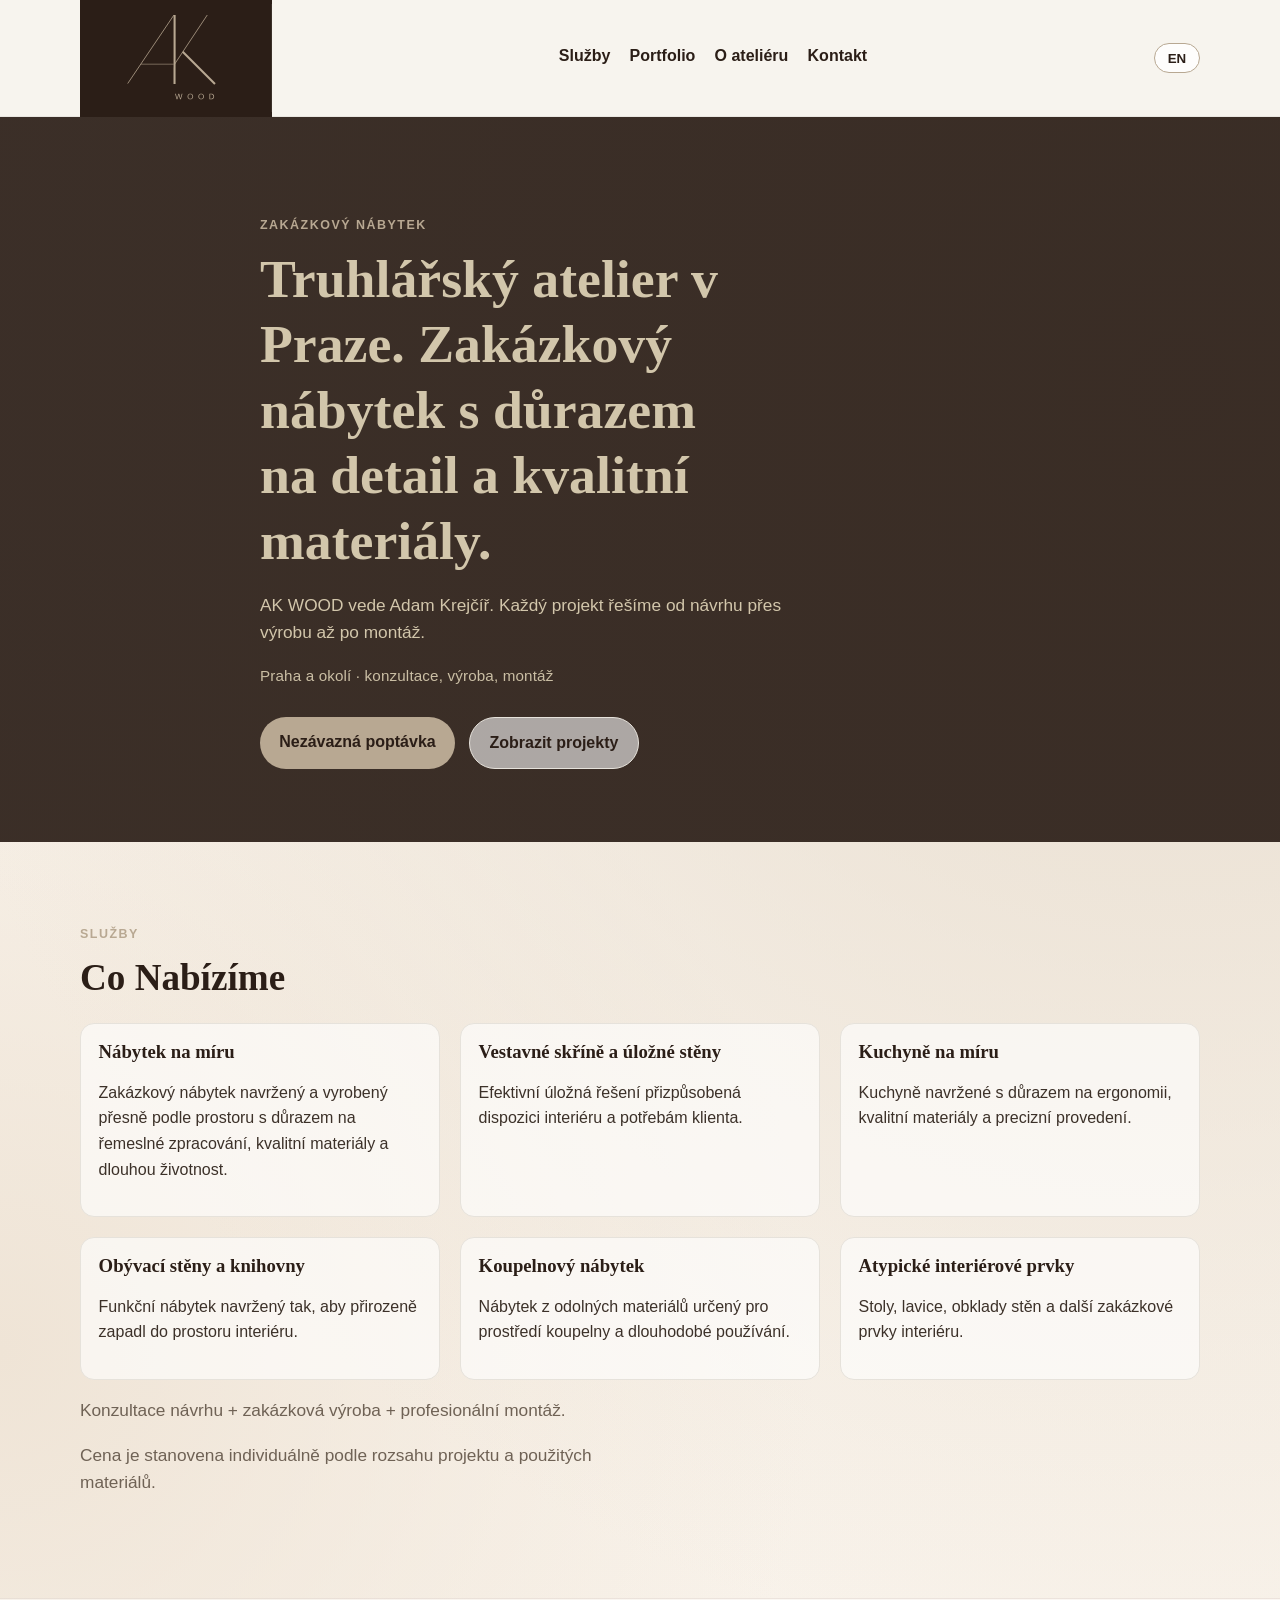
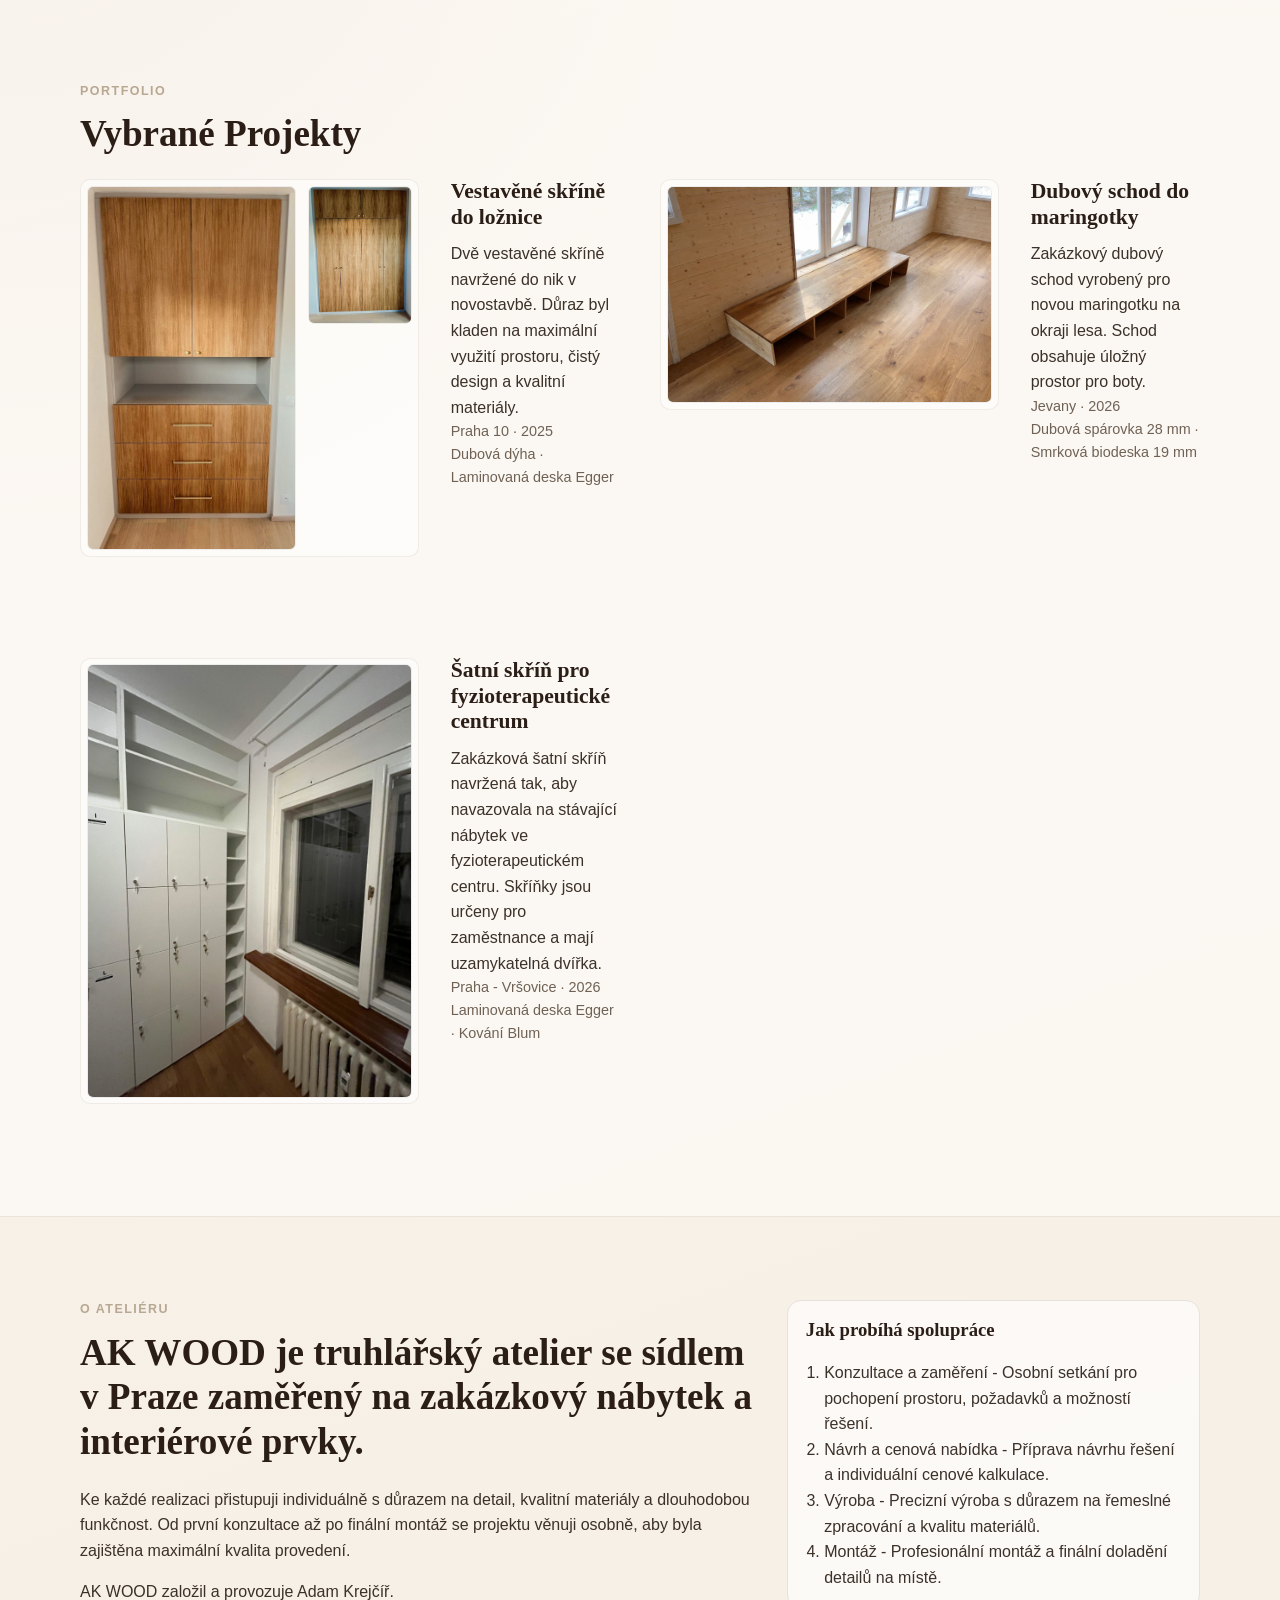
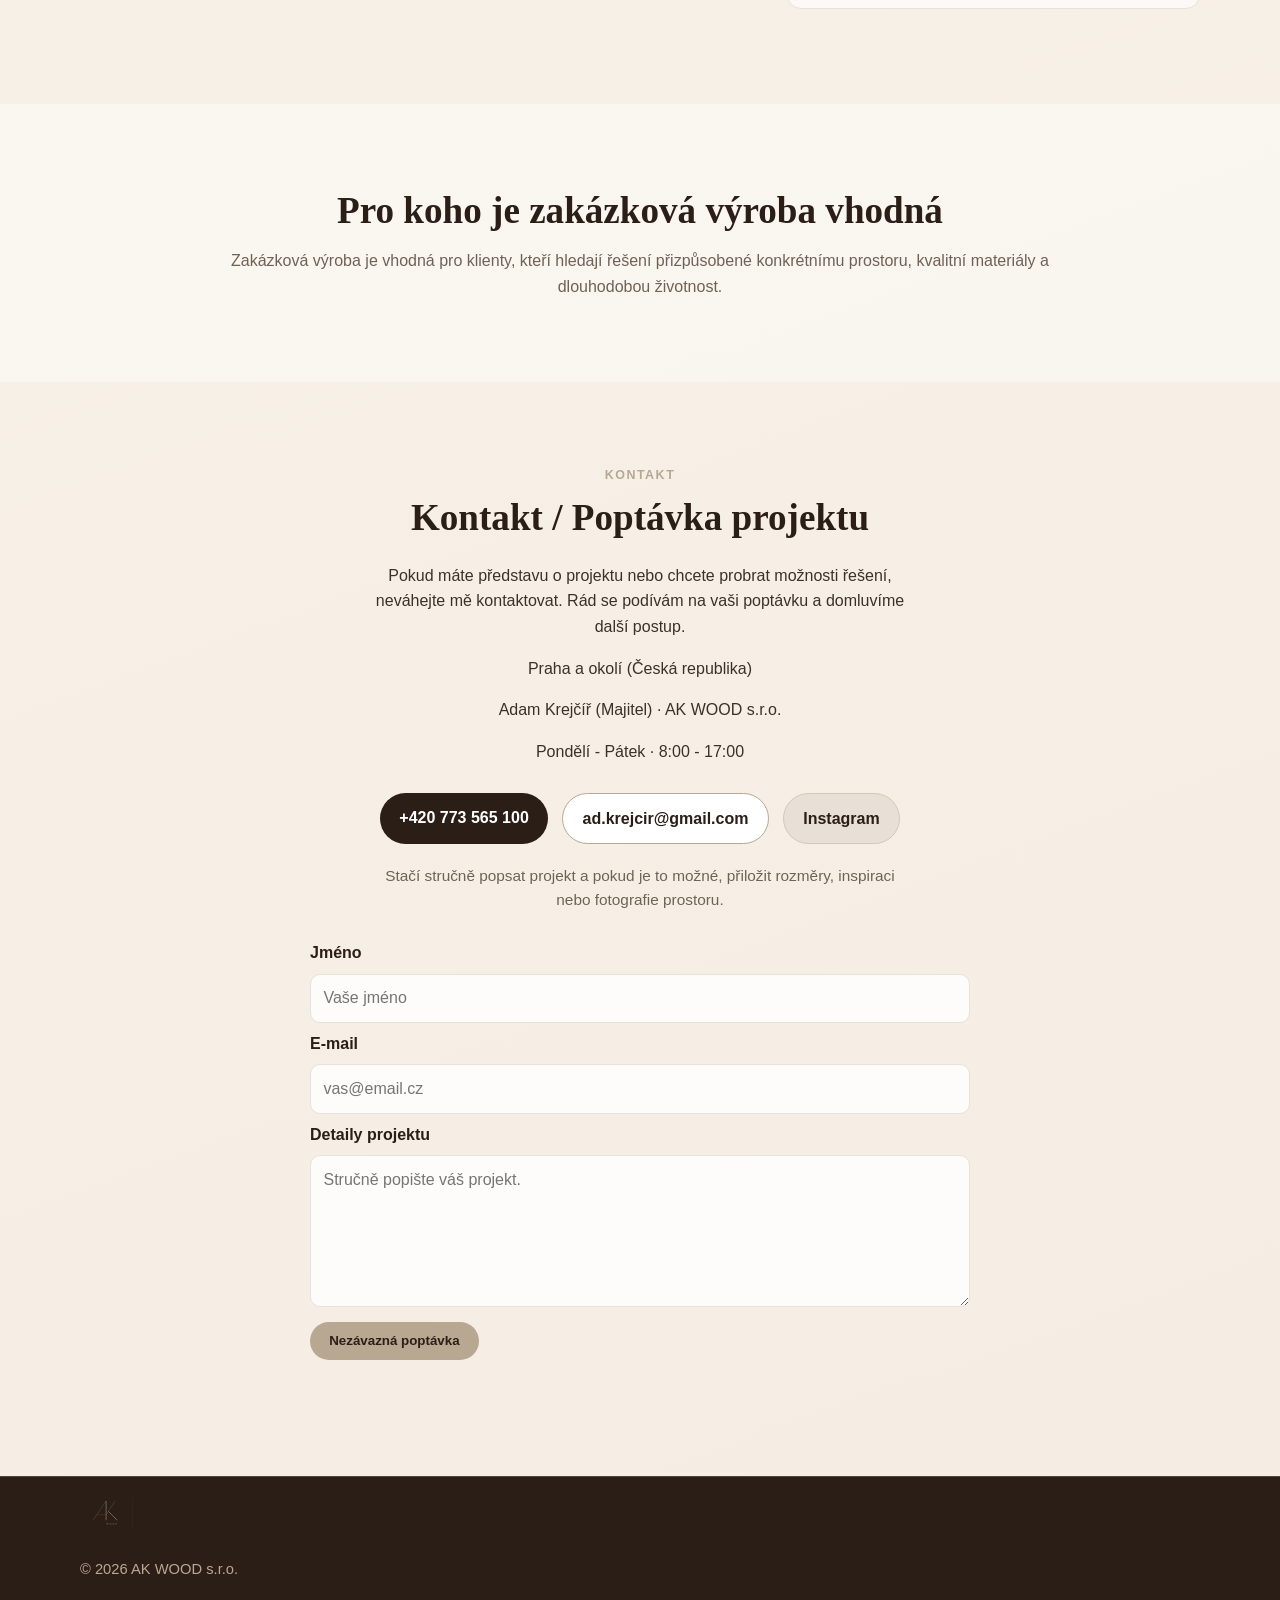
<file: index-backup.html>
<!DOCTYPE html>
<html lang="cs">
  <head>
    <meta charset="UTF-8" />
    <meta name="viewport" content="width=device-width, initial-scale=1.0" />
    <meta
      name="description"
      content="AK WOOD je truhlářský atelier v Praze zaměřený na zakázkový nábytek, vestavěné skříně a interiérové prvky s důrazem na detail a kvalitní materiály."
    />
    <title>AK WOOD – zakázkový nábytek Praha | truhlářský atelier</title>
    <link rel="icon" href="/assets/favicon.svg" />
    <script type="application/ld+json">
      {
        "@context": "https://schema.org",
        "@type": "LocalBusiness",
        "name": "AK WOOD s.r.o.",
        "image": "/assets/logo/ak-wood-logo.svg",
        "url": "https://your-domain.cz",
        "telephone": "+420773565100",
        "email": "ad.krejcir@gmail.com",
        "address": {
          "@type": "PostalAddress",
          "addressLocality": "Praha",
          "addressCountry": "CZ"
        },
        "areaServed": "Prague",
        "founder": {
          "@type": "Person",
          "name": "Adam Krejčíř"
        },
        "sameAs": ["https://www.instagram.com/akwood.cz/"]
      }
    </script>
    <link rel="stylesheet" href="styles-backup.css" />
  </head>
  <body>
    <header class="site-header">
      <div class="container nav-wrap">
        <a class="logo site-logo" href="#home" aria-label="AK WOOD home">
          <img src="assets/logo/ak-wood-logo.svg" alt="AK WOOD logo" />
        </a>
        <nav class="site-nav" aria-label="Main Navigation">
          <a href="#services" data-i18n="navServices">Services</a>
          <a href="#work" data-i18n="navWork">Portfolio</a>
          <a href="#about" data-i18n="navAbout">About</a>
          <a href="#contact" data-i18n="navContact">Contact</a>
        </nav>
        <button id="lang-toggle" class="lang-toggle" type="button">CZ</button>
      </div>
    </header>

    <main id="home">
      <section class="hero">
        <div class="container hero-grid">
          <div>
            <p class="eyebrow" data-i18n="heroEyebrow">Custom Craftsmanship</p>
            <h1 data-i18n="heroTitle">
              Bespoke furniture atelier in Prague. Craftsmanship, precision and
              quality materials.
            </h1>
            <p class="lead" data-i18n="heroLead">
              AK WOOD is led by Adam Krejčíř. Every project is designed,
              produced and installed with care.
            </p>
            <p class="hero-practical" data-i18n="heroPractical">
              Prague and surrounding area · design consultation, production,
              installation
            </p>
            <div class="hero-actions">
              <a class="btn btn-primary" href="#contact" data-i18n="heroCta1"
                >Project Inquiry</a
              >
              <a class="btn btn-secondary" href="#work" data-i18n="heroCta2"
                >View Projects</a
              >
            </div>
          </div>
        </div>
      </section>

      <section id="services" class="section">
        <div class="container">
          <p class="eyebrow" data-i18n="servicesEyebrow">Services</p>
          <h2 data-i18n="servicesTitle">What We Offer</h2>
          <div class="cards">
            <article class="card">
              <h3 data-i18n="service1Title">Custom Furniture</h3>
              <p data-i18n="service1Text">
                Bespoke furniture designed and built to fit the space precisely,
                with a focus on craftsmanship, materials and long-term
                durability.
              </p>
            </article>
            <article class="card">
              <h3 data-i18n="service2Title">
                Built-in wardrobes and storage walls
              </h3>
              <p data-i18n="service2Text">
                Efficient storage solutions tailored to the architecture of the
                interior and the needs of the client.
              </p>
            </article>
            <article class="card">
              <h3 data-i18n="service3Title">Kitchens</h3>
              <p data-i18n="service3Text">
                Custom kitchen solutions focused on ergonomics, quality
                materials and precise workmanship.
              </p>
            </article>
            <article class="card">
              <h3 data-i18n="service4Title">Living room walls and libraries</h3>
              <p data-i18n="service4Text">
                Clean and functional furniture designed to integrate naturally
                into the living space.
              </p>
            </article>
            <article class="card">
              <h3 data-i18n="service5Title">Bathroom furniture</h3>
              <p data-i18n="service5Text">
                Moisture-resistant furniture designed for bathroom environments
                and long-term use.
              </p>
            </article>
            <article class="card">
              <h3 data-i18n="service6Title">Custom interior elements</h3>
              <p data-i18n="service6Text">
                Tables, benches, wall paneling and other custom-made interior
                elements.
              </p>
            </article>
          </div>
          <p class="lead" data-i18n="servicesScope">
            Design consultation + custom production + professional installation.
          </p>
          <p class="lead" data-i18n="servicesPricing">
            Custom quote based on project scope and materials.
          </p>
        </div>
      </section>

      <section id="work" class="section section-alt">
        <div class="container">
          <p class="eyebrow" data-i18n="workEyebrow">Selected Work</p>
          <h2 data-i18n="workTitle">Portfolio Projects</h2>
          <div class="project-grid">
            <article class="project">
              <div class="project-media project-media--double">
                <img
                  class="project-photo"
                  src="assets/portfolio/wardrobe-bedroom-1.jpg"
                  alt="Vestavěná skříň do ložnice – dubová dýha, Praha"
                  onerror="this.closest('.project-media').classList.add('is-missing'); this.remove();"
                />
                <img
                  class="project-photo"
                  src="assets/portfolio/wardrobe-bedroom-2.jpg"
                  alt="Vestavěné skříně do ložnice – detail zakázkového provedení"
                  onerror="this.closest('.project-media').classList.add('is-missing'); this.remove();"
                />
                <div class="project-photo-fallback" aria-hidden="true">
                  Portfolio image unavailable
                </div>
              </div>
              <div class="project-body">
                <p class="project-label" data-i18n="project1Label">Project 01</p>
                <h3 data-i18n="project1Title">Built-in Bedroom Wardrobes</h3>
                <p data-i18n="project1Text">
                  Two built-in wardrobes designed for niches in a newly built
                  apartment. The project focused on efficient use of space, clean
                  design and quality materials.
                </p>
                <p class="project-meta" data-i18n="project1Meta">
                  Prague 10 · 2025<br />
                  Oak veneer · Egger laminated board
                </p>
              </div>
            </article>
            <article class="project">
              <div class="project-media">
                <img
                  class="project-photo"
                  src="assets/portfolio/tomas_schod.jpg"
                  alt="Dubový schod do maringotky – zakázková výroba"
                  loading="lazy"
                  onerror="this.closest('.project-media').classList.add('is-missing'); this.remove();"
                />
                <div class="project-photo-fallback" aria-hidden="true">
                  Portfolio image unavailable
                </div>
              </div>
              <div class="project-body">
                <p class="project-label" data-i18n="project2Label">Project 02</p>
                <h3 data-i18n="project2Title">Oak Step for a Tiny House</h3>
                <p data-i18n="project2Text">
                  Custom oak step built for a newly installed tiny house located
                  on the edge of a forest. The step includes integrated storage
                  space for shoes.
                </p>
                <p class="project-meta" data-i18n="project2Meta">
                  Jevany · 2026<br />
                  Solid oak panel 28 mm · Spruce bioboard 19 mm
                </p>
              </div>
            </article>
            <article class="project">
              <div class="project-media">
                <img
                  class="project-photo"
                  src="assets/portfolio/CKP-1.jpg"
                  alt="Šatní skříň pro fyzioterapeutické centrum – lamino Egger"
                  loading="lazy"
                  onerror="this.closest('.project-media').classList.add('is-missing'); this.remove();"
                />
                <div class="project-photo-fallback" aria-hidden="true">
                  Portfolio image unavailable
                </div>
              </div>
              <div class="project-body">
                <p class="project-label" data-i18n="project3Label">Project 03</p>
                <h3 data-i18n="project3Title">
                  Staff Wardrobe for Physiotherapy Center
                </h3>
                <p data-i18n="project3Text">
                  Custom wardrobe designed to match the existing furniture in a
                  physiotherapy center. The lockers are intended for staff and
                  include lockable doors.
                </p>
                <p class="project-meta" data-i18n="project3Meta">
                  Prague - Vršovice · 2026<br />
                  Egger laminated board · Blum hardware
                </p>
              </div>
            </article>
          </div>
        </div>
      </section>

      <section id="about" class="section">
        <div class="container split">
          <div>
            <p class="eyebrow" data-i18n="aboutEyebrow">About AK WOOD</p>
            <h2 data-i18n="aboutTitle">
              AK WOOD is a custom woodworking atelier based in Prague.
            </h2>
            <p data-i18n="aboutText">
              Each project is approached individually with attention to detail,
              materials and long-term functionality. From the first
              consultation to the final installation, Adam Krejčíř handles the
              work personally to ensure quality and precision.
            </p>
            <p data-i18n="aboutFounder">
              AK WOOD is founded and operated by Adam Krejčíř.
            </p>
          </div>
          <div class="process">
            <h3 data-i18n="processTitle">Our Process</h3>
            <ol>
              <li data-i18n="process1">Consultation and measurements</li>
              <li data-i18n="process2">
                Design and quotation
              </li>
              <li data-i18n="process3">
                Production
              </li>
              <li data-i18n="process4">Installation</li>
            </ol>
          </div>
        </div>
      </section>

      <section class="section qualification">
        <div class="container">
          <h2 data-i18n="fitTitle">Who custom production is for</h2>
          <p data-i18n="fitText">
            Custom production is ideal for clients looking for furniture
            tailored to a specific space, quality materials and long-term
            durability.
          </p>
        </div>
      </section>

      <section id="contact" class="section contact">
        <div class="container">
          <p class="eyebrow" data-i18n="contactEyebrow">Contact</p>
          <h2 data-i18n="contactTitle">Contact / Project Inquiry</h2>
          <p data-i18n="contactText">
            If you have an idea for a project or would like to discuss
            possibilities, feel free to get in touch.
          </p>
          <p data-i18n="contactCity">Prague and surrounding area</p>
          <p data-i18n="contactPerson">
            Adam Krejčíř (Majitel / Owner) · AK WOOD s.r.o.
          </p>
          <p data-i18n="contactHours">Monday - Friday · 8:00 - 17:00</p>
          <div class="hero-actions contact-actions">
            <a class="btn btn-primary" href="tel:+420773565100"
              >+420 773 565 100</a
            >
            <a class="btn btn-secondary" href="mailto:ad.krejcir@gmail.com"
              >ad.krejcir@gmail.com</a
            >
            <a
              class="btn btn-secondary btn-instagram"
              href="https://www.instagram.com/akwood.cz/"
              target="_blank"
              rel="noopener noreferrer"
              >Instagram</a
            >
          </div>
          <p class="contact-helper" data-i18n="contactHelper">
            Briefly describe your project and, if possible, include dimensions,
            inspiration or photos of the space.
          </p>
          <form id="contact-form" class="contact-form" novalidate>
            <label for="name" data-i18n="formNameLabel">Name</label>
            <input id="name" name="name" type="text" required data-i18n-placeholder="formNamePlaceholder" placeholder="Your name" />

            <label for="email" data-i18n="formEmailLabel">Email</label>
            <input id="email" name="email" type="email" required data-i18n-placeholder="formEmailPlaceholder" placeholder="you@example.com" />

            <label for="details" data-i18n="formDetailsLabel">Project details</label>
            <textarea id="details" name="details" rows="5" required data-i18n-placeholder="formDetailsPlaceholder" placeholder="Briefly describe your project."></textarea>

            <button class="btn btn-primary" type="submit" data-i18n="formSubmit">Project inquiry</button>
            <p id="form-message" class="form-message" aria-live="polite"></p>
          </form>
        </div>
      </section>
    </main>

    <footer class="site-footer">
      <div class="container">
        <a class="footer-logo" href="#home" aria-label="AK WOOD home">
          <img src="assets/logo/ak-wood-logo.svg" alt="AK WOOD logo" />
        </a>
        <p data-i18n="footerText">
          &copy; 2026 AK WOOD s.r.o.
        </p>
      </div>
    </footer>
    <div id="lightbox">
      <img id="lightbox-img" alt="Expanded project preview" />
    </div>
    <script>
      const translations = {
        en: {
          pageTitle: "AK WOOD – zakázkový nábytek Praha | truhlářský atelier",
          navServices: "Services",
          navWork: "Portfolio",
          navAbout: "About",
          navContact: "Contact",
          heroEyebrow: "Bespoke Woodworking Atelier",
          heroTitle:
            "Bespoke furniture atelier in Prague. Craftsmanship, precision and quality materials.",
          heroLead:
            "AK WOOD is led by Adam Krejčíř. Every project is designed, produced and installed with care.",
          heroPractical:
            "Prague and surrounding area · design consultation, production, installation",
          heroCta1: "Project inquiry",
          heroCta2: "View projects",
          servicesEyebrow: "Services",
          servicesTitle: "What We Offer",
          service1Title: "Custom furniture",
          service1Text:
            "Bespoke furniture designed and built to fit the space precisely, with a focus on craftsmanship, materials and long-term durability.",
          service2Title: "Built-in wardrobes and storage walls",
          service2Text:
            "Efficient storage solutions tailored to the architecture of the interior and the needs of the client.",
          service3Title: "Kitchens",
          service3Text:
            "Custom kitchen solutions focused on ergonomics, quality materials and precise workmanship.",
          service4Title: "Living room walls and libraries",
          service4Text:
            "Clean and functional furniture designed to integrate naturally into the living space.",
          service5Title: "Bathroom furniture",
          service5Text:
            "Moisture-resistant furniture designed for bathroom environments and long-term use.",
          service6Title: "Custom interior elements",
          service6Text:
            "Tables, benches, wall paneling and other custom-made interior elements.",
          servicesScope:
            "Design consultation + custom production + professional installation.",
          servicesPricing:
            "Custom quote based on project scope and materials.",
          workEyebrow: "Portfolio",
          workTitle: "Selected Projects",
          project1Label: "Project 01",
          project1Title: "Built-in Bedroom Wardrobes",
          project1Text:
            "Two built-in wardrobes designed for niches in a newly built apartment. The project focused on efficient use of space, clean design and quality materials.",
          project1Meta:
            "Prague 10 · 2025<br />Oak veneer · Egger laminated board",
          project2Title: "Oak Step for a Tiny House",
          project2Label: "Project 02",
          project2Text:
            "Custom oak step built for a newly installed tiny house located on the edge of a forest. The step includes integrated storage space for shoes.",
          project2Meta:
            "Jevany · 2026<br />Solid oak panel 28 mm · Spruce bioboard 19 mm",
          project3Title: "Staff Wardrobe for Physiotherapy Center",
          project3Label: "Project 03",
          project3Text:
            "Custom wardrobe designed to match the existing furniture in a physiotherapy center. The lockers are intended for staff and include lockable doors.",
          project3Meta:
            "Prague - Vršovice · 2026<br />Egger laminated board · Blum hardware",
          aboutEyebrow: "About",
          aboutTitle:
            "AK WOOD is a custom woodworking atelier based in Prague focused on bespoke furniture and interior elements.",
          aboutText:
            "Each project is approached individually with attention to detail, materials and long-term functionality. From the first consultation to the final installation, the work is handled personally by Adam Krejčíř to ensure quality and precision.",
          aboutFounder: "AK WOOD is founded and operated by Adam Krejčíř.",
          processTitle: "How the collaboration works",
          process1:
            "Consultation and measurement - Initial meeting to understand the space, requirements and possibilities of the project.",
          process2:
            "Design and quotation - Preparation of a proposal and a custom price estimate based on the project scope.",
          process3:
            "Production - Precise production with emphasis on craftsmanship and material quality.",
          process4:
            "Installation - Professional installation and final adjustments directly on site.",
          fitTitle: "Who custom production is for",
          fitText:
            "Custom production is ideal for clients looking for furniture tailored to a specific space, quality materials and long-term durability.",
          contactEyebrow: "Contact",
          contactTitle: "Contact / Project Inquiry",
          contactText:
            "If you have an idea for a project or would like to discuss possibilities, feel free to get in touch. I will be happy to review your request and discuss the next steps.",
          contactCity: "Prague and surrounding area (Czech Republic)",
          contactPerson: "Adam Krejčíř (Owner) · AK WOOD s.r.o.",
          contactHours: "Monday - Friday · 8:00 - 17:00",
          contactHelper:
            "Briefly describe your project and, if possible, include dimensions, inspiration or photos of the space.",
          formNameLabel: "Name",
          formNamePlaceholder: "Your name",
          formEmailLabel: "Email",
          formEmailPlaceholder: "you@example.com",
          formDetailsLabel: "Project details",
          formDetailsPlaceholder: "Briefly describe your project.",
          formSubmit: "Project inquiry",
          formSuccess:
            "Your email app should open now. If it does not, write to ad.krejcir@gmail.com.",
          formError: "Please fill in all required fields correctly.",
          footerText: "\u00a9 2026 AK WOOD s.r.o."
        },
        cs: {
          pageTitle: "AK WOOD – zakázkový nábytek Praha | truhlářský atelier",
          navServices: "Služby",
          navWork: "Portfolio",
          navAbout: "O ateliéru",
          navContact: "Kontakt",
          heroEyebrow: "Zakázkový nábytek",
          heroTitle:
            "Truhlářský atelier v Praze. Zakázkový nábytek s důrazem na detail a kvalitní materiály.",
          heroLead:
            "AK WOOD vede Adam Krejčíř. Každý projekt řešíme od návrhu přes výrobu až po montáž.",
          heroPractical: "Praha a okolí · konzultace, výroba, montáž",
          heroCta1: "Nezávazná poptávka",
          heroCta2: "Zobrazit projekty",
          servicesEyebrow: "Služby",
          servicesTitle: "Co Nabízíme",
          service1Title: "Nábytek na míru",
          service1Text:
            "Zakázkový nábytek navržený a vyrobený přesně podle prostoru s důrazem na řemeslné zpracování, kvalitní materiály a dlouhou životnost.",
          service2Title: "Vestavné skříně a úložné stěny",
          service2Text:
            "Efektivní úložná řešení přizpůsobená dispozici interiéru a potřebám klienta.",
          service3Title: "Kuchyně na míru",
          service3Text:
            "Kuchyně navržené s důrazem na ergonomii, kvalitní materiály a precizní provedení.",
          service4Title: "Obývací stěny a knihovny",
          service4Text:
            "Funkční nábytek navržený tak, aby přirozeně zapadl do prostoru interiéru.",
          service5Title: "Koupelnový nábytek",
          service5Text:
            "Nábytek z odolných materiálů určený pro prostředí koupelny a dlouhodobé používání.",
          service6Title: "Atypické interiérové prvky",
          service6Text:
            "Stoly, lavice, obklady stěn a další zakázkové prvky interiéru.",
          servicesScope:
            "Konzultace návrhu + zakázková výroba + profesionální montáž.",
          servicesPricing:
            "Cena je stanovena individuálně podle rozsahu projektu a použitých materiálů.",
          workEyebrow: "Portfolio",
          workTitle: "Vybrané Projekty",
          project1Label: "Projekt 01",
          project1Title: "Vestavěné skříně do ložnice",
          project1Text:
            "Dvě vestavěné skříně navržené do nik v novostavbě. Důraz byl kladen na maximální využití prostoru, čistý design a kvalitní materiály.",
          project1Meta:
            "Praha 10 · 2025<br />Dubová dýha · Laminovaná deska Egger",
          project2Title: "Dubový schod do maringotky",
          project2Label: "Projekt 02",
          project2Text:
            "Zakázkový dubový schod vyrobený pro novou maringotku na okraji lesa. Schod obsahuje úložný prostor pro boty.",
          project2Meta:
            "Jevany · 2026<br />Dubová spárovka 28 mm · Smrková biodeska 19 mm",
          project3Title: "Šatní skříň pro fyzioterapeutické centrum",
          project3Label: "Projekt 03",
          project3Text:
            "Zakázková šatní skříň navržená tak, aby navazovala na stávající nábytek ve fyzioterapeutickém centru. Skříňky jsou určeny pro zaměstnance a mají uzamykatelná dvířka.",
          project3Meta:
            "Praha - Vršovice · 2026<br />Laminovaná deska Egger · Kování Blum",
          aboutEyebrow: "O ateliéru",
          aboutTitle:
            "AK WOOD je truhlářský atelier se sídlem v Praze zaměřený na zakázkový nábytek a interiérové prvky.",
          aboutText:
            "Ke každé realizaci přistupuji individuálně s důrazem na detail, kvalitní materiály a dlouhodobou funkčnost. Od první konzultace až po finální montáž se projektu věnuji osobně, aby byla zajištěna maximální kvalita provedení.",
          aboutFounder: "AK WOOD založil a provozuje Adam Krejčíř.",
          processTitle: "Jak probíhá spolupráce",
          process1:
            "Konzultace a zaměření - Osobní setkání pro pochopení prostoru, požadavků a možností řešení.",
          process2:
            "Návrh a cenová nabídka - Příprava návrhu řešení a individuální cenové kalkulace.",
          process3:
            "Výroba - Precizní výroba s důrazem na řemeslné zpracování a kvalitu materiálů.",
          process4:
            "Montáž - Profesionální montáž a finální doladění detailů na místě.",
          fitTitle: "Pro koho je zakázková výroba vhodná",
          fitText:
            "Zakázková výroba je vhodná pro klienty, kteří hledají řešení přizpůsobené konkrétnímu prostoru, kvalitní materiály a dlouhodobou životnost.",
          contactEyebrow: "Kontakt",
          contactTitle: "Kontakt / Poptávka projektu",
          contactText:
            "Pokud máte představu o projektu nebo chcete probrat možnosti řešení, neváhejte mě kontaktovat. Rád se podívám na vaši poptávku a domluvíme další postup.",
          contactCity: "Praha a okolí (Česká republika)",
          contactPerson: "Adam Krejčíř (Majitel) · AK WOOD s.r.o.",
          contactHours: "Pondělí - Pátek · 8:00 - 17:00",
          contactHelper:
            "Stačí stručně popsat projekt a pokud je to možné, přiložit rozměry, inspiraci nebo fotografie prostoru.",
          formNameLabel: "Jméno",
          formNamePlaceholder: "Vaše jméno",
          formEmailLabel: "E-mail",
          formEmailPlaceholder: "vas@email.cz",
          formDetailsLabel: "Detaily projektu",
          formDetailsPlaceholder: "Stručně popište váš projekt.",
          formSubmit: "Nezávazná poptávka",
          formSuccess:
            "Měla by se otevřít vaše e-mailová aplikace. Pokud ne, napište na ad.krejcir@gmail.com.",
          formError: "Vyplňte prosím správně všechna povinná pole.",
          footerText: "\u00a9 2026 AK WOOD s.r.o."
        }
      };

      const toggleButton = document.getElementById("lang-toggle");
      const translatableNodes = document.querySelectorAll("[data-i18n]");
      const translatablePlaceholders = document.querySelectorAll(
        "[data-i18n-placeholder]"
      );
      const form = document.getElementById("contact-form");
      const formMessage = document.getElementById("form-message");
      const lightbox = document.getElementById("lightbox");
      const lightboxImage = document.getElementById("lightbox-img");
      const projectPhotos = document.querySelectorAll(".project-photo");

      function applyLanguage(language) {
        translatableNodes.forEach((node) => {
          const key = node.dataset.i18n;
          if (translations[language][key]) {
            if (node.classList.contains("project-meta")) {
              node.innerHTML = translations[language][key];
            } else {
              node.textContent = translations[language][key];
            }
          }
        });
        translatablePlaceholders.forEach((node) => {
          const key = node.dataset.i18nPlaceholder;
          if (translations[language][key]) {
            node.placeholder = translations[language][key];
          }
        });
        document.title = translations[language].pageTitle;
        document.documentElement.lang = language === "cs" ? "cs" : "en";
        toggleButton.textContent = language === "cs" ? "EN" : "CZ";
        localStorage.setItem("akwood-language", language);
      }

      const savedLanguage = localStorage.getItem("akwood-language") || "cs";
      applyLanguage(savedLanguage);

      toggleButton.addEventListener("click", () => {
        const current = document.documentElement.lang === "cs" ? "cs" : "en";
        const nextLanguage = current === "en" ? "cs" : "en";
        applyLanguage(nextLanguage);
      });

      projectPhotos.forEach((photo) => {
        photo.addEventListener("click", () => {
          lightboxImage.src = photo.src;
          lightbox.classList.add("open");
        });
      });

      lightbox.addEventListener("click", (event) => {
        if (event.target === lightbox) {
          lightbox.classList.remove("open");
          lightboxImage.src = "";
        }
      });

      document.addEventListener("keydown", (event) => {
        if (event.key === "Escape" && lightbox.classList.contains("open")) {
          lightbox.classList.remove("open");
          lightboxImage.src = "";
        }
      });

      form.addEventListener("submit", (event) => {
        event.preventDefault();
        const language = document.documentElement.lang === "cs" ? "cs" : "en";
        if (!form.checkValidity()) {
          formMessage.textContent = translations[language].formError;
          return;
        }

        const fields = new FormData(form);
        const name = String(fields.get("name") || "").trim();
        const email = String(fields.get("email") || "").trim();
        const details = String(fields.get("details") || "").trim();
        const subject =
          language === "cs"
            ? "Nová poptávka - AK WOOD"
            : "New inquiry - AK WOOD";
        const body = `${
          language === "cs" ? "Jméno" : "Name"
        }: ${name}\nEmail: ${email}\n\n${
          language === "cs" ? "Detaily projektu" : "Project details"
        }:\n${details}`;

        window.location.href = `mailto:ad.krejcir@gmail.com?subject=${encodeURIComponent(
          subject
        )}&body=${encodeURIComponent(body)}`;

        formMessage.textContent = translations[language].formSuccess;
      });
    </script>
  </body>
</html>
</file>
<file: styles.css>
@import url("https://fonts.googleapis.com/css2?family=Fraunces:opsz,wght@9..144,500;9..144,600;9..144,700&family=Manrope:wght@400;500;600;700&display=swap");

:root {
  --bg: #f7f5f1;
  --bg-soft: #ffffff;
  --surface: #ffffff;
  --ink: #171717;
  --muted: #62635f;
  --line: rgba(23, 23, 23, 0.14);
  --line-soft: rgba(23, 23, 23, 0.08);
  --brand-dark: #1d241f;
  --accent: #8f5f3c;
  --accent-soft: #e8ded4;
  --green: #5d6b55;
  --radius: 8px;
}

* {
  box-sizing: border-box;
}

html {
  scroll-behavior: auto;
}

body {
  margin: 0;
  color: var(--ink);
  background: var(--bg);
  font-family: "Manrope", "Avenir Next", "Segoe UI", sans-serif;
  line-height: 1.66;
  text-rendering: geometricPrecision;
}

a {
  color: inherit;
}

.container {
  width: min(1180px, 92vw);
  margin: 0 auto;
}

.site-header {
  position: sticky;
  top: 0;
  z-index: 30;
  background: rgba(255, 255, 255, 0.94);
  backdrop-filter: blur(10px);
  border-bottom: 1px solid rgba(0, 0, 0, 0.06);
}

.nav-wrap {
  display: flex;
  align-items: center;
  justify-content: space-between;
  min-height: 88px;
  gap: 1.2rem;
}

.logo {
  display: inline-flex;
  align-items: center;
  justify-content: center;
  text-decoration: none;
  line-height: 0;
  background: var(--brand-dark);
  border-radius: 4px;
  padding: 3px 0;
}

.logo img,
.site-logo img {
  width: auto;
  max-height: 86px;
  display: block;
  vertical-align: top;
}

.site-nav {
  display: flex;
  align-items: center;
  gap: 1.05rem;
}

.site-nav a {
  position: relative;
  text-decoration: none;
  font-size: 0.88rem;
  font-weight: 600;
  letter-spacing: 0.02em;
  color: rgba(31, 26, 22, 0.88);
  padding: 0.2rem 0;
}

.site-nav a::after {
  content: "";
  position: absolute;
  left: 0;
  right: 0;
  bottom: -0.2rem;
  height: 1px;
  transform: scaleX(0);
  transform-origin: left center;
  background: var(--accent);
  transition: transform 180ms ease;
}

.site-nav a:hover,
.site-nav a:focus-visible,
.site-nav a.active,
.site-nav a[aria-current="page"] {
  color: var(--ink);
}

.site-nav a:hover::after,
.site-nav a:focus-visible::after,
.site-nav a.active::after,
.site-nav a[aria-current="page"]::after {
  transform: scaleX(1);
}

.lang-toggle {
  border: 1px solid rgba(43, 30, 23, 0.2);
  background: var(--surface);
  color: var(--ink);
  border-radius: 6px;
  padding: 0.42rem 0.85rem;
  font-size: 0.8rem;
  font-weight: 700;
  letter-spacing: 0.08em;
  text-transform: uppercase;
  cursor: pointer;
  align-self: center;
}

.lang-toggle:hover,
.lang-toggle:focus-visible {
  border-color: var(--accent);
  background: #f4eee5;
}

main {
  overflow: hidden;
}

.hero {
  padding: clamp(3.8rem, 7vw, 6.5rem) 0 0;
  background: linear-gradient(180deg, #ffffff 0%, #f7f5f1 100%);
}

.hero-grid {
  display: grid;
  grid-template-columns: minmax(0, 1fr);
  align-items: start;
}

.eyebrow {
  margin: 0 0 1rem;
  color: rgba(43, 30, 23, 0.72);
  text-transform: uppercase;
  letter-spacing: 0.14em;
  font-weight: 700;
  font-size: 0.72rem;
}

h1,
h2,
h3 {
  margin: 0;
  color: var(--ink);
  font-family: "Fraunces", "Georgia", serif;
  letter-spacing: -0.01em;
}

h1 {
  max-width: 16ch;
  font-size: clamp(2.5rem, 5.1vw, 5.55rem);
  line-height: 1.08;
  font-weight: 600;
}

h2 {
  font-size: clamp(1.75rem, 3vw, 3rem);
  line-height: 1.12;
  margin-bottom: 1.5rem;
}

h3 {
  font-size: 1.25rem;
  line-height: 1.2;
  font-weight: 600;
}

.hero .lead {
  margin: 1.35rem 0 0;
  max-width: 64ch;
  color: var(--muted);
  font-size: 1.04rem;
}

.hero-practical {
  margin: 1.05rem 0 0;
  color: var(--green);
  font-size: 0.92rem;
  letter-spacing: 0.01em;
}

.hero-actions {
  margin-top: 2rem;
  display: flex;
  flex-wrap: wrap;
  gap: 0.85rem;
}

.btn {
  display: inline-flex;
  align-items: center;
  justify-content: center;
  text-decoration: none;
  border-radius: 6px;
  padding: 0.72rem 1.24rem;
  font-size: 0.92rem;
  font-weight: 600;
  letter-spacing: 0.01em;
  border: 1px solid transparent;
  transition: transform 180ms ease, background-color 180ms ease, border-color 180ms ease,
    color 180ms ease;
}

.btn:hover,
.btn:focus-visible {
  transform: translateY(-2px);
}

.btn-primary {
  background: var(--brand-dark);
  color: #fff;
  border: none;
}

.btn-primary:hover,
.btn-primary:focus-visible {
  background: #3a2a20;
  color: #fff;
}

.btn-secondary {
  background: #fff;
  border: 1px solid rgba(29, 36, 31, 0.22);
  color: var(--brand-dark);
}

.btn-secondary:hover,
.btn-secondary:focus-visible {
  background: #f1eee8;
  border-color: var(--accent);
  color: var(--brand-dark);
}

.proof-strip {
  display: grid;
  grid-template-columns: repeat(3, minmax(0, 1fr));
  gap: 1px;
  margin-top: clamp(3rem, 5vw, 4.4rem);
  background: var(--line-soft);
  border: 1px solid var(--line-soft);
  border-bottom: none;
}

.proof-strip div {
  display: grid;
  gap: 0.22rem;
  padding: 1.15rem 1.2rem;
  background: #fff;
}

.proof-strip strong {
  color: var(--brand-dark);
  font-size: 0.95rem;
}

.proof-strip span {
  color: var(--muted);
  font-size: 0.88rem;
}

.contact-actions .btn-instagram {
  background: #e8dfd6;
  border: 1px solid #d6c7b7;
  color: var(--brand-dark);
}

.contact-actions .btn-instagram:hover,
.contact-actions .btn-instagram:focus-visible {
  background: #d6c7b7;
  border-color: #d6c7b7;
}

.section {
  padding: clamp(4.4rem, 6.8vw, 6rem) 0;
}

#services,
#work,
#about,
#location,
#contact {
  scroll-margin-top: 136px;
}

.section-alt {
  background: linear-gradient(180deg, rgba(255, 255, 255, 0.58), rgba(255, 255, 255, 0.4));
  border-top: 1px solid var(--line-soft);
  border-bottom: 1px solid var(--line-soft);
}

.cards {
  display: grid;
  grid-template-columns: repeat(3, minmax(0, 1fr));
  gap: 1px;
  background: var(--line-soft);
  border: 1px solid var(--line-soft);
}

.card {
  min-height: 190px;
  padding: 1.35rem 1.25rem;
  border-top: 3px solid transparent;
  background: #fff;
  transition: border-color 180ms ease, background-color 180ms ease;
}

.card:hover {
  border-color: var(--accent);
  background: #fbfaf7;
}

.card h3 {
  margin-bottom: 0.45rem;
}

.card p,
.lead,
.process li,
.contact p,
.qualification p,
.project-body p {
  margin: 0;
  color: var(--muted);
}

.section .lead {
  margin-top: 1rem;
}

.section-intro {
  max-width: 68ch;
  margin: -0.45rem 0 2rem;
  color: var(--muted);
  font-size: 1.02rem;
}

.project-grid {
  display: grid;
  grid-template-columns: 1fr;
  row-gap: 5.4rem;
}

.project {
  display: grid;
  grid-template-columns: minmax(0, 2fr) minmax(0, 1fr);
  align-items: start;
  gap: clamp(1.4rem, 2.5vw, 2.3rem);
  padding-bottom: 5rem;
  border-bottom: 1px solid var(--line-soft);
}

.project:last-child {
  padding-bottom: 0;
  border-bottom: none;
}

.project-media {
  width: 100%;
  display: grid;
  gap: 0.8rem;
  margin: 0;
  overflow: hidden;
}

.project-media--double {
  grid-template-columns: 2fr 1fr;
  gap: 0.8rem;
}

.project-media--gallery {
  grid-template-columns: repeat(2, minmax(0, 1fr));
}

.project-media--gallery img:first-child,
.project-media--double img:first-child {
  grid-row: span 2;
}

.project-media--quad {
  grid-template-columns: repeat(2, minmax(0, 1fr));
}

.project-media--quad img:first-child {
  grid-column: 1 / -1;
  grid-row: auto;
}

.project-media--triple {
  grid-template-columns: 1.35fr 1fr;
}

.project-media img,
.project-photo {
  width: 100%;
  height: auto;
  max-height: 620px;
  object-fit: contain;
  display: block;
  background: #f6f2ec;
  border-radius: var(--radius);
  border: 1px solid rgba(0, 0, 0, 0.06);
  transition: transform 280ms ease;
  cursor: zoom-in;
}

.project-photo:hover {
  transform: scale(1.015);
}

.project-media--gallery .project-photo {
  height: 100%;
  min-height: 240px;
  aspect-ratio: 4 / 3;
  object-fit: cover;
}

.project-media--gallery img:first-child,
.project-media--double img:first-child {
  min-height: 500px;
}

.project-media--quad img:first-child {
  min-height: 360px;
  aspect-ratio: 16 / 9;
}

.project-body {
  align-self: start;
  max-width: 37ch;
}

.project-label {
  display: none;
}

.project h3 {
  margin: 0 0 0.68rem;
  font-size: 1.38rem;
}

.project-body p {
  line-height: 1.64;
}

.project-meta {
  margin-top: 0.9rem;
  color: rgba(31, 26, 22, 0.62);
  font-size: 0.92rem;
  line-height: 1.62;
}

.project-photo-fallback {
  display: none;
  font-size: 0.88rem;
  color: var(--muted);
  border: 1px dashed var(--line);
  border-radius: 6px;
  padding: 1rem;
  text-align: center;
}

.project-media.is-missing .project-photo-fallback {
  display: block;
}

.split {
  display: grid;
  grid-template-columns: 1.35fr 1fr;
  gap: clamp(1.6rem, 3vw, 3rem);
  align-items: start;
}

.about p + p {
  margin-top: 0.9rem;
}

.local-note {
  padding: 0.95rem 1rem;
  background: #eef0eb;
  border-left: 4px solid var(--green);
  color: var(--brand-dark);
}

.process {
  border-top: 1px solid var(--line);
  padding-top: 1rem;
}

.process h3 {
  margin-bottom: 1rem;
}

.process ol {
  list-style: none;
  counter-reset: step;
  margin: 0;
  padding: 0;
  display: grid;
  gap: 0.9rem;
}

.process li {
  position: relative;
  padding-left: 2rem;
}

.process li::before {
  counter-increment: step;
  content: counter(step, decimal-leading-zero);
  position: absolute;
  left: 0;
  top: 0;
  color: rgba(43, 30, 23, 0.58);
  font-size: 0.78rem;
  font-weight: 700;
  letter-spacing: 0.08em;
}

.qualification .container {
  border-top: 1px solid var(--line-soft);
  border-bottom: 1px solid var(--line-soft);
  padding: 2.4rem 0;
  text-align: center;
  background: #fff;
}

.qualification h2 {
  margin-bottom: 0.7rem;
}

.qualification p {
  margin: 0 auto;
  max-width: 72ch;
}

.contact .container {
  max-width: 900px;
}

.location {
  background: #fff;
  border-top: 1px solid var(--line-soft);
  border-bottom: 1px solid var(--line-soft);
}

.location p {
  color: var(--muted);
  margin: 0;
}

.contact p {
  margin: 0.35rem 0;
}

.contact-actions {
  margin-top: 1.4rem;
  margin-bottom: 1rem;
}

.contact-helper {
  margin: 0.7rem 0 1.2rem;
  font-size: 0.95rem;
}

.contact-form {
  display: grid;
  gap: 0.58rem;
  margin-top: 1rem;
}

.contact-form label {
  font-size: 0.86rem;
  font-weight: 600;
  color: rgba(31, 26, 22, 0.82);
}

.contact-form input,
.contact-form textarea {
  width: 100%;
  border: 1px solid rgba(43, 30, 23, 0.2);
  background: rgba(255, 255, 255, 0.9);
  color: var(--ink);
  border-radius: 8px;
  padding: 0.72rem 0.82rem;
  font: inherit;
}

.contact-form input:focus-visible,
.contact-form textarea:focus-visible,
.btn:focus-visible,
.lang-toggle:focus-visible,
.site-nav a:focus-visible {
  outline: 2px solid var(--accent);
  outline-offset: 2px;
}

.contact-form textarea {
  min-height: 120px;
  resize: vertical;
}

.contact-form button {
  margin-top: 0.45rem;
  width: fit-content;
}

.form-message {
  min-height: 1.2rem;
  color: var(--muted);
  font-size: 0.9rem;
}

.site-footer {
  background: var(--brand-dark);
  color: rgba(255, 255, 255, 0.82);
  padding: 2.1rem 0;
}

.site-footer .container {
  display: flex;
  align-items: center;
  justify-content: space-between;
  gap: 1rem;
}

.footer-logo {
  display: inline-flex;
  line-height: 0;
}

.footer-logo img {
  display: block;
  width: auto;
  max-height: 50px;
}

#lightbox {
  position: fixed;
  inset: 0;
  background: rgba(0, 0, 0, 0.86);
  display: grid;
  place-items: center;
  padding: 2rem 5.5rem;
  opacity: 0;
  visibility: hidden;
  pointer-events: none;
  z-index: 999;
  transition: opacity 180ms ease, visibility 180ms ease;
}

.lightbox-figure {
  margin: 0;
  display: grid;
  gap: 0.75rem;
  justify-items: center;
}

#lightbox img {
  max-width: min(86vw, 1300px);
  max-height: 82vh;
  border-radius: 8px;
  transform: scale(0.985);
  transition: transform 220ms ease;
}

#lightbox-caption {
  min-height: 1.2rem;
  color: rgba(255, 255, 255, 0.78);
  font-size: 0.88rem;
  text-align: center;
}

.lightbox-close,
.lightbox-nav {
  position: absolute;
  border: 1px solid rgba(255, 255, 255, 0.22);
  background: rgba(255, 255, 255, 0.1);
  color: #fff;
  cursor: pointer;
  transition: background-color 180ms ease, border-color 180ms ease;
}

.lightbox-close:hover,
.lightbox-close:focus-visible,
.lightbox-nav:hover,
.lightbox-nav:focus-visible {
  background: rgba(255, 255, 255, 0.2);
  border-color: rgba(255, 255, 255, 0.45);
}

.lightbox-close {
  top: 1.2rem;
  right: 1.2rem;
  width: 2.35rem;
  height: 2.35rem;
  border-radius: 50%;
  font-size: 1.7rem;
  line-height: 1;
}

.lightbox-nav {
  top: 50%;
  width: 3rem;
  height: 4rem;
  border-radius: 6px;
  font-size: 2.4rem;
  line-height: 1;
  transform: translateY(-50%);
}

.lightbox-prev {
  left: 1.2rem;
}

.lightbox-next {
  right: 1.2rem;
}

#lightbox.open {
  opacity: 1;
  visibility: visible;
  pointer-events: auto;
}

#lightbox.open img {
  transform: scale(1);
}

@media (max-width: 1100px) {
  .cards {
    grid-template-columns: repeat(2, minmax(0, 1fr));
  }

  .project {
    grid-template-columns: minmax(0, 1.4fr) minmax(0, 1fr);
  }
}

@media (max-width: 900px) {
  .split,
  .cards {
    grid-template-columns: 1fr;
  }

  .proof-strip {
    grid-template-columns: 1fr;
  }

  .project {
    grid-template-columns: 1fr;
    gap: 1.15rem;
  }

  .project-body {
    max-width: none;
  }

  .project-media--double {
    grid-template-columns: 1fr 1fr;
  }

  .project-media--triple {
    grid-template-columns: repeat(2, minmax(0, 1fr));
  }

  .project-media--triple img:first-child,
  .project-media--quad img:first-child {
    grid-row: auto;
  }

  .nav-wrap {
    min-height: 90px;
  }

  .logo img {
    max-height: 82px;
  }
}

@media (max-width: 800px) {
  .project {
    padding-bottom: 1.8rem;
    margin-bottom: 2.4rem;
    border-bottom: 1px solid rgba(120, 86, 56, 0.14);
  }

  .project:last-child {
    border-bottom: none;
    margin-bottom: 0;
    padding-bottom: 0;
  }

  .project-media {
    margin-bottom: 1.1rem;
  }

  .project-label {
    display: inline-block;
    margin-bottom: 0.6rem;
    color: var(--accent);
    text-transform: uppercase;
    letter-spacing: 0.12em;
    font-size: 0.72rem;
    font-weight: 700;
  }

  .project h3 {
    font-size: 1.42rem;
    margin: 0.7rem 0 0.55rem;
    line-height: 1.18;
  }

  .project-meta {
    margin-top: 0.75rem;
    font-size: 0.92rem;
    line-height: 1.6;
  }
}

@media (max-width: 700px) {
  .project-media--double,
  .project-media--gallery,
  .project-media--triple {
    grid-template-columns: 1fr;
  }

  .project-media--gallery .project-photo {
    min-height: 260px;
  }

  .project-media--gallery img:first-child,
  .project-media--double img:first-child {
    min-height: 330px;
  }

  .project-media--quad img:first-child {
    grid-column: auto;
    aspect-ratio: 4 / 3;
  }
}

@media (max-width: 640px) {
  .nav-wrap {
    flex-wrap: wrap;
    justify-content: center;
    row-gap: 0.55rem;
    column-gap: 0.8rem;
    min-height: 90px;
    padding: 0.3rem 0;
  }

  .logo {
    order: 1;
  }

  .site-nav {
    order: 2;
    width: 100%;
    justify-content: center;
    gap: 0.72rem;
    font-size: 0.9rem;
    flex-wrap: wrap;
  }

  .lang-toggle {
    order: 3;
  }

  .logo img {
    max-height: 68px;
  }

  .hero {
    padding-top: 3.5rem;
  }

  #lightbox {
    padding: 4rem 1rem 2rem;
  }

  #lightbox img {
    max-width: 94vw;
    max-height: 76vh;
  }

  .lightbox-nav {
    top: auto;
    bottom: 1rem;
    width: 3.2rem;
    height: 3.2rem;
    transform: none;
  }

  .lightbox-prev {
    left: calc(50% - 4rem);
  }

  .lightbox-next {
    right: calc(50% - 4rem);
  }

  h1 {
    font-size: clamp(2rem, 10.8vw, 3rem);
  }

  .section {
    padding: 4.2rem 0;
  }

  #services,
  #work,
  #about,
  #location,
  #contact {
    scroll-margin-top: 140px;
  }

  .site-footer .container {
    flex-direction: column;
    align-items: flex-start;
  }
}
</file>
<file: styles-backup.css>
:root {
  --bg-dark: #2b1e17;
  --accent: #b8a892;
  --accent-soft: #d2c6ab;
  --ink: #2b1e17;
  --text: #3c3129;
  --muted: #6f6255;
  --line: #e6e2db;
  --bg: #f5ede3;
  --paper: #faf5ee;
  --panel: #efe3d4;
  --radius: 14px;
  --shadow: 0 18px 34px rgba(43, 30, 23, 0.13);
}

*,
*::before,
*::after {
  box-sizing: border-box;
}

html {
  scroll-behavior: auto;
}

body {
  margin: 0;
  color: var(--text);
  background:
    radial-gradient(circle at 92% 8%, #e7dccd 0, transparent 28%),
    radial-gradient(circle at 0 28%, #efe4d6 0, transparent 22%),
    linear-gradient(160deg, var(--paper) 0%, var(--bg) 100%);
  font-family: "Avenir Next", "Century Gothic", "Trebuchet MS", sans-serif;
  line-height: 1.6;
}

h1,
h2,
h3 {
  color: var(--ink);
  font-family: "Palatino Linotype", "Book Antiqua", Palatino, serif;
  line-height: 1.2;
}

.container {
  width: min(1120px, 92vw);
  margin: 0 auto;
}

.site-header {
  position: sticky;
  top: 0;
  z-index: 10;
  backdrop-filter: blur(8px);
  background: #f7f4ee;
  border-bottom: 1px solid rgba(0, 0, 0, 0.06);
}

.nav-wrap {
  display: flex;
  align-items: center;
  justify-content: space-between;
  min-height: 108px;
  padding: 0;
  gap: 1.2rem;
}

.logo {
  position: relative;
  display: inline-flex;
  align-items: center;
  justify-content: center;
  text-decoration: none;
  line-height: 0;
  background: #2b1e17;
  border: 0;
  box-shadow: none;
  margin: 0;
  padding: 4px 0;
}

.logo::after {
  content: "";
  position: absolute;
  left: 0;
  right: 0;
  bottom: -1px;
  height: 2px;
  background: #2b1e17;
  pointer-events: none;
}

.logo img {
  width: auto;
  max-height: 108px;
  display: block;
  vertical-align: top;
}

.site-logo img {
  display: block;
}

.site-nav {
  display: flex;
  gap: 1.2rem;
}

.site-nav a {
  color: var(--ink);
  text-decoration: none;
  font-weight: 600;
  padding-bottom: 0.2rem;
  border-bottom: 1px solid transparent;
}

.site-nav a:hover,
.site-nav a:focus-visible {
  color: var(--ink);
  border-bottom-color: var(--accent);
}

.site-nav a[aria-current="page"],
.site-nav a.active {
  color: var(--ink);
  border-bottom-color: var(--accent);
}

.lang-toggle {
  border: 1px solid var(--accent);
  background: rgba(255, 255, 255, 0.86);
  color: var(--ink);
  border-radius: 999px;
  padding: 0.4rem 0.8rem;
  font-weight: 700;
  cursor: pointer;
  align-self: center;
  height: auto;
}

.lang-toggle:hover,
.lang-toggle:focus-visible {
  border-color: var(--accent);
  background: #f3ede3;
}

.hero {
  padding: 6.2rem 0 4.6rem;
  background: linear-gradient(rgba(43, 30, 23, 0.92), rgba(43, 30, 23, 0.92));
}

.hero-grid {
  display: grid;
  gap: 2rem;
  grid-template-columns: 1fr;
  max-width: 760px;
  align-items: start;
}

.eyebrow {
  margin: 0 0 0.65rem;
  color: var(--accent);
  text-transform: uppercase;
  letter-spacing: 0.12em;
  font-size: 0.78rem;
  font-weight: 700;
}

.hero h1,
.hero .lead {
  color: var(--accent-soft);
}

.hero h1 {
  line-height: 1.22;
}

h1 {
  margin: 0;
  font-size: clamp(2rem, 4.2vw, 3.6rem);
  max-width: 18ch;
}

h2 {
  margin: 0.1rem 0 1.4rem;
  font-size: clamp(1.5rem, 2.9vw, 2.4rem);
}

.lead {
  max-width: 60ch;
  color: var(--muted);
  font-size: 1.08rem;
}

.hero-practical {
  margin: 0.8rem 0 0;
  color: rgba(210, 198, 171, 0.95);
  font-size: 0.95rem;
  letter-spacing: 0.01em;
}

.hero-actions {
  margin-top: 1.8rem;
  display: flex;
  flex-wrap: wrap;
  gap: 0.9rem;
}

.btn {
  display: inline-block;
  border-radius: 999px;
  padding: 0.74rem 1.2rem;
  text-decoration: none;
  font-weight: 700;
  border: 1px solid transparent;
  transition:
    transform 180ms ease,
    box-shadow 180ms ease,
    background-color 180ms ease,
    border-color 180ms ease,
    color 180ms ease;
}

.btn:hover,
.btn:focus-visible {
  transform: translateY(-2px);
  box-shadow: 0 8px 18px rgba(42, 24, 9, 0.2);
}

.btn-primary {
  background: var(--accent);
  border-color: var(--accent);
  border: none;
  color: #2b1e17;
}

.btn-primary:hover,
.btn-primary:focus-visible {
  background: var(--accent-soft);
  border-color: var(--accent-soft);
}

.btn-secondary {
  border-color: var(--line);
  color: var(--ink);
  background: rgba(255, 255, 255, 0.58);
}

.contact-actions .btn-secondary {
  background: #ffffff;
  color: #2b1e17;
  border: 1px solid #b8a892;
}

.contact-actions .btn-secondary:hover,
.contact-actions .btn-secondary:focus-visible {
  background: #f3eee9;
  color: #2b1e17;
  border-color: #b8a892;
}

.contact-actions .btn-primary {
  background: #2b1e17;
  color: #ffffff;
  border: none;
}

.contact-actions .btn-primary:hover,
.contact-actions .btn-primary:focus-visible {
  background: #3a2a20;
  color: #ffffff;
}

.contact-actions .btn-instagram {
  background: #e8dfd6;
  border: 1px solid #d6c7b7;
  color: #2b1e17;
}

.contact-actions .btn-instagram:hover,
.contact-actions .btn-instagram:focus-visible {
  background: #d6c7b7;
  border-color: #d6c7b7;
  color: #2b1e17;
}

.section {
  padding: 5.2rem 0;
}

#services,
#work,
#about,
#contact {
  scroll-margin-top: 140px;
}

.section-alt {
  background: rgba(255, 255, 255, 0.42);
  border-top: 1px solid rgba(120, 86, 56, 0.12);
  border-bottom: 1px solid rgba(120, 86, 56, 0.12);
}

.cards {
  display: grid;
  gap: 1.25rem;
  grid-template-columns: repeat(3, minmax(280px, 1fr));
}

.project-grid {
  display: grid;
  grid-template-columns: repeat(2, minmax(0, 1fr));
  row-gap: 4.5rem;
  column-gap: 2.5rem;
  align-items: start;
}

.card,
.project,
.process {
  border: 1px solid var(--line);
  border-radius: var(--radius);
  padding: 1.1rem;
  background: rgba(255, 255, 255, 0.62);
}

.card h3,
.project h3 {
  margin: 0 0 0.45rem;
}

.project {
  display: grid;
  grid-template-columns: 2fr 1fr;
  gap: 2rem;
  align-items: start;
  padding: 0;
  border: none;
  background: transparent;
  box-shadow: none;
  transition: transform 180ms ease, opacity 180ms ease;
}

.project:hover {
  transform: translateY(-3px);
}

.project h3 {
  margin: 1.1rem 0 0.55rem;
  font-size: 1.35rem;
  line-height: 1.2;
}

.project p {
  margin: 0;
}

.project-photo {
  width: 100%;
  height: auto;
  max-height: 560px;
  object-fit: contain;
  display: block;
  border-radius: 6px;
  border: 1px solid rgba(0, 0, 0, 0.06);
  box-shadow: none;
  transition: transform 0.35s ease;
  cursor: zoom-in;
}

.project-photo:hover {
  transform: scale(1.05);
}

.project-media {
  width: 100%;
  display: grid;
  gap: 0.75rem;
  align-items: start;
  background: rgba(255, 255, 255, 0.52);
  border-radius: 10px;
  border: 1px solid rgba(120, 86, 56, 0.1);
  padding: 0.35rem;
  margin-bottom: 1.8rem;
  overflow: hidden;
}

.project-media--double {
  display: grid;
  grid-template-columns: 2fr 1fr;
  gap: 0.75rem;
}

.project-media img {
  width: 100%;
  height: auto;
  object-fit: cover;
}

.project-body {
  align-self: start;
  max-width: 38ch;
}

.project-body h3 {
  margin: 0 0 0.65rem;
}

.project-label {
  display: none;
}

.project-body p {
  line-height: 1.6;
}

.project-photo-fallback {
  display: none;
  color: var(--muted);
  font-size: 0.88rem;
  padding: 0.8rem;
  text-align: center;
}

.project-media.is-missing .project-photo-fallback {
  display: block;
}

.project-meta {
  margin-top: 0.9rem;
  color: var(--muted);
  font-size: 0.9rem;
  line-height: 1.6;
}

.split {
  display: grid;
  gap: 1.2rem;
  grid-template-columns: 1.25fr 0.75fr;
  align-items: start;
}

.process h3 {
  margin-top: 0;
}

.process ol {
  margin: 0;
  padding-left: 1.15rem;
}

.testimonial-grid {
  display: grid;
  gap: 1rem;
  grid-template-columns: repeat(3, minmax(0, 1fr));
}

.testimonial {
  margin: 0;
  border: 1px solid var(--line);
  border-radius: var(--radius);
  background: rgba(255, 255, 255, 0.66);
  padding: 1rem 1.05rem;
}

.testimonial p {
  margin: 0;
}

.testimonial-author {
  margin-top: 0.8rem;
  color: var(--muted);
  font-size: 0.9rem;
  font-weight: 600;
}

.contact {
  text-align: center;
}

.contact p {
  max-width: 60ch;
  margin-left: auto;
  margin-right: auto;
}

.contact-actions {
  justify-content: center;
}

.qualification {
  text-align: center;
  background: rgba(255, 255, 255, 0.35);
}

.qualification .container {
  width: min(860px, 92vw);
}

.qualification h2 {
  margin-bottom: 0.9rem;
}

.qualification p {
  margin: 0;
  color: var(--muted);
}

.contact-helper {
  margin: 1.2rem auto 0;
  color: var(--muted);
  font-size: 0.96rem;
}

.contact-form {
  margin: 1.7rem auto 0;
  width: min(660px, 100%);
  text-align: left;
  display: grid;
  gap: 0.5rem;
}

.contact-form label {
  font-weight: 700;
  color: var(--ink);
}

.contact-form input,
.contact-form textarea {
  width: 100%;
  border: 1px solid var(--line);
  background: rgba(255, 255, 255, 0.84);
  border-radius: 10px;
  padding: 0.68rem 0.78rem;
  color: var(--text);
  font: inherit;
}

.contact-form input:focus-visible,
.contact-form textarea:focus-visible {
  outline: 2px solid var(--accent);
  outline-offset: 1px;
}

.contact-form button {
  justify-self: start;
  margin-top: 0.4rem;
}

.form-message {
  min-height: 1.45rem;
  margin: 0.1rem 0 0;
  color: var(--accent);
  font-size: 0.92rem;
  font-weight: 600;
}

.site-footer {
  padding: 1.3rem 0 1.8rem;
  background: var(--bg-dark);
  color: var(--accent);
  font-size: 0.92rem;
  border-top: 1px solid rgba(184, 168, 146, 0.28);
}

.footer-logo {
  display: inline-block;
  margin-bottom: 0.5rem;
  opacity: 0.86;
}

.footer-logo img {
  width: auto;
  max-height: 30px;
  display: block;
}

#lightbox {
  position: fixed;
  inset: 0;
  background: rgba(0, 0, 0, 0.85);
  display: flex;
  align-items: center;
  justify-content: center;
  z-index: 999;
  opacity: 0;
  visibility: hidden;
  pointer-events: none;
  transition: opacity 220ms ease;
}

#lightbox img {
  max-width: 90%;
  max-height: 90%;
  border-radius: 10px;
  transform: scale(0.985);
  transition: transform 220ms ease;
}

#lightbox.open {
  opacity: 1;
  visibility: visible;
  pointer-events: auto;
}

#lightbox.open img {
  transform: scale(1);
}

@media (max-width: 900px) {
  .hero-grid,
  .split,
  .cards,
  .testimonial-grid {
    grid-template-columns: 1fr;
  }

  .project-grid {
    grid-template-columns: 1fr;
    gap: 1.6rem;
  }

  .project {
    grid-template-columns: 1fr;
    gap: 1.15rem;
  }

  .hero {
    padding-top: 4.3rem;
  }
}

@media (max-width: 800px) {
  .project {
    grid-template-columns: 1fr;
    padding-bottom: 1.8rem;
    margin-bottom: 2.4rem;
    border-bottom: 1px solid rgba(120, 86, 56, 0.14);
  }

  .project:last-child {
    border-bottom: none;
    margin-bottom: 0;
    padding-bottom: 0;
  }

  .project-media {
    margin-bottom: 1.1rem;
  }

  .project h3 {
    font-size: 1.42rem;
    margin: 0.7rem 0 0.55rem;
    line-height: 1.18;
  }

  .project-meta {
    margin-top: 0.75rem;
    font-size: 0.92rem;
    line-height: 1.6;
  }

  .project-label {
    display: inline-block;
    margin-bottom: 0.6rem;
    color: var(--accent);
    text-transform: uppercase;
    letter-spacing: 0.12em;
    font-size: 0.72rem;
    font-weight: 700;
  }
}

@media (max-width: 640px) {
  .nav-wrap {
    flex-wrap: wrap;
    gap: 0.6rem;
    padding: 0.2rem 0;
    min-height: 88px;
  }

  .site-nav {
    gap: 0.65rem;
    font-size: 0.92rem;
    flex-wrap: wrap;
    justify-content: flex-start;
  }

  .logo img {
    max-height: 76px;
  }

  h1 {
    font-size: clamp(1.8rem, 11vw, 2.8rem);
  }

  .section {
    padding: 4.2rem 0;
  }

  #services,
  #work,
  #about,
  #contact {
    scroll-margin-top: 140px;
  }

  .project-photo {
    max-height: 560px;
  }
}

@media (max-width: 700px) {
  .project-media--double {
    grid-template-columns: 1fr;
  }
}
</file>
